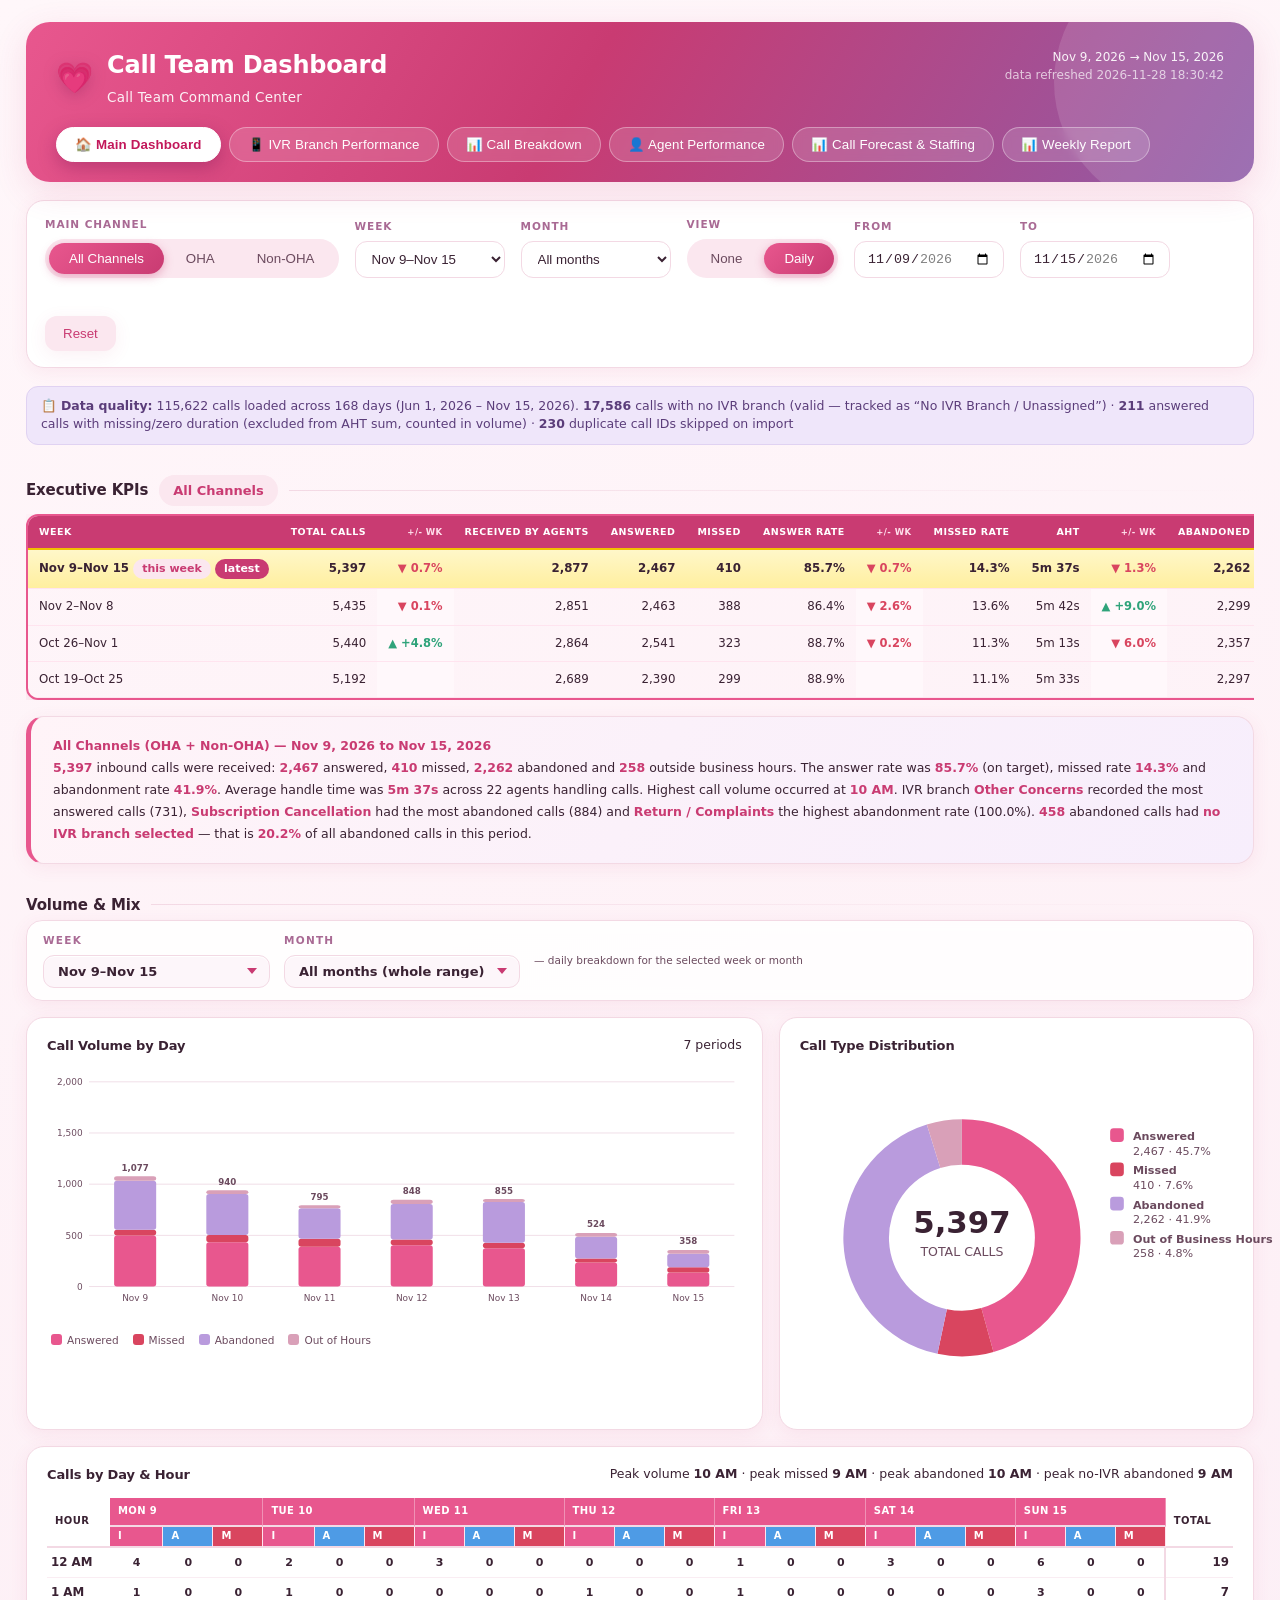
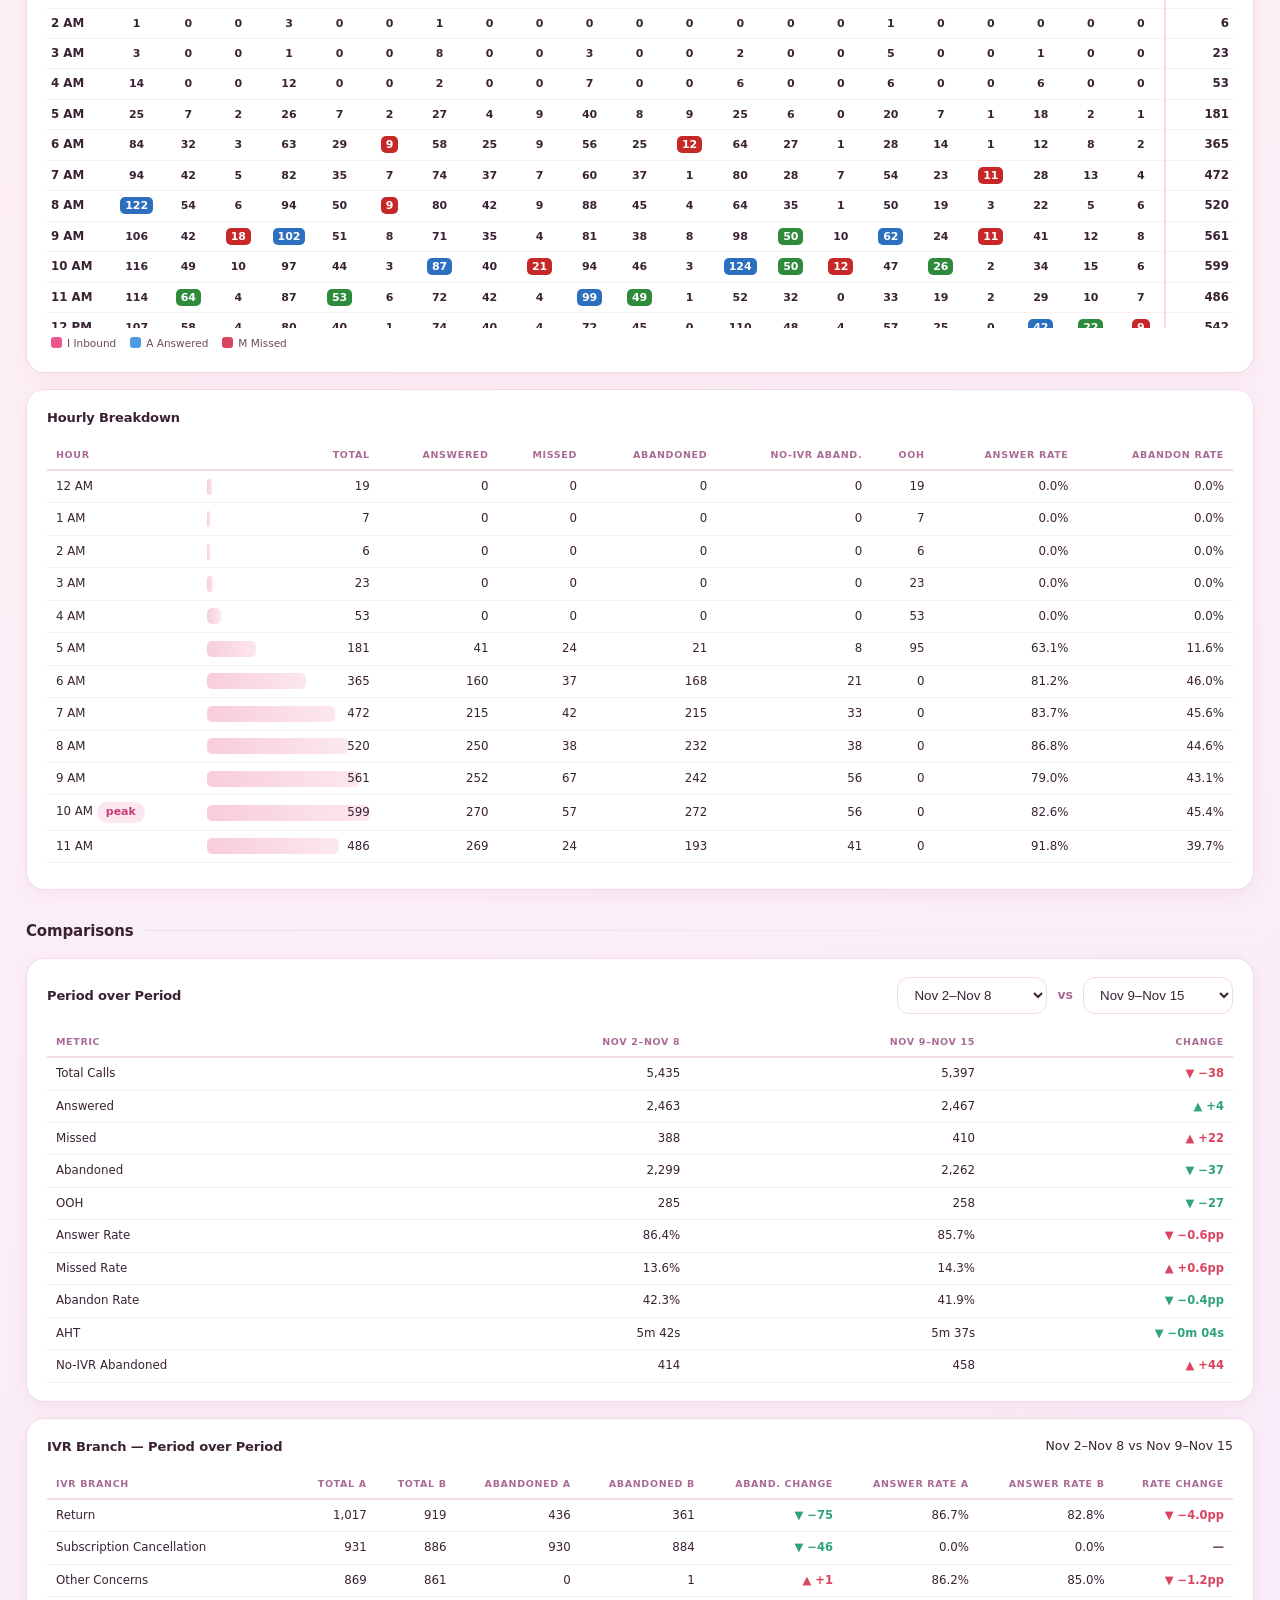
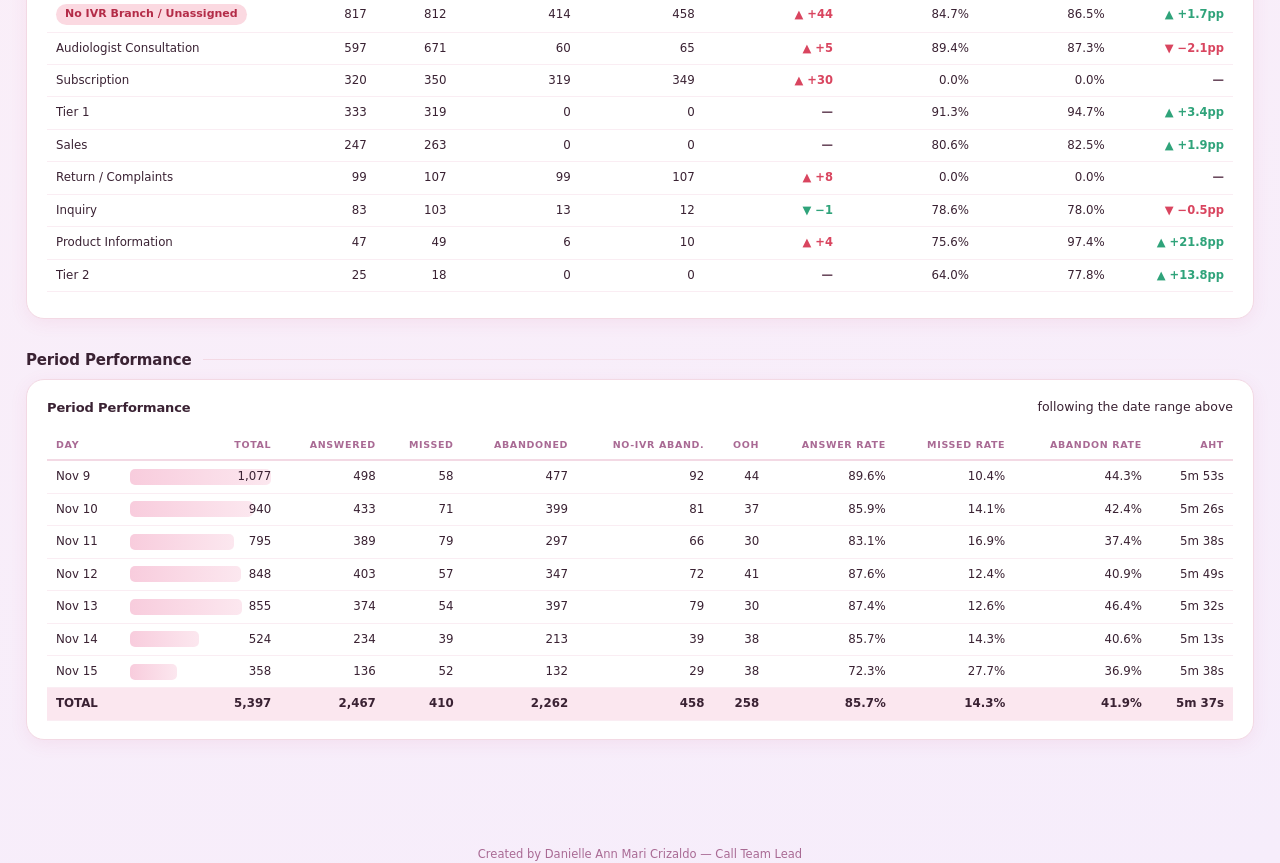
<file: index.html>
<!DOCTYPE html><html lang="en"><head>
<meta charset="utf-8"><meta name="viewport" content="width=device-width,initial-scale=1">
<title>Call Team Dashboard</title><link rel="icon" type="image/svg+xml" href="favicon.svg"><link rel="stylesheet" href="styles.css?v=20261128-15ac957bf8"></head>
<body><div class="wrap">

<header class="hero">
  <div class="hero-top">
    <div class="hero-brand">
      <span class="hero-logo">&#128151;</span>
      <div>
        <h1>Call Team Dashboard</h1>
        <p>Call Team Command Center</p>
      </div>
    </div>
    <div class="hero-meta"><div id="metaRange">&mdash;</div><div id="metaGen" style="opacity:.75"></div></div>
  </div>
  <!-- page navigation (SPA) -->
  <nav class="topnav">
    <button class="navbtn on" id="navMain" data-page="main">&#127968; Main Dashboard</button>
    <button class="navbtn" id="navIvr" data-page="ivr">&#128241; IVR Branch Performance</button>
    <button class="navbtn" id="navBreak" data-page="break">&#128202; Call Breakdown</button>
    <button class="navbtn" id="navAgent" data-page="agent">&#128100; Agent Performance</button>
    <button class="navbtn" id="navForecast" data-page="forecast">&#128202; Call Forecast &amp; Staffing</button>
    <button class="navbtn" id="navReport" data-page="report">&#128202; Weekly Report</button>
  </nav>
</header>

<div class="filters">
  <div class="fgroup"><span class="flabel">Main Channel</span>
    <div class="pills" id="chanPills">
      <button class="pill on" data-v="ALL">All Channels</button>
      <button class="pill" data-v="OHA">OHA</button>
      <button class="pill" data-v="NON-OHA">Non-OHA</button></div></div>

  <div class="fgroup"><span class="flabel">Week</span><select id="fWeek" class="pillsel"></select></div>
  <div class="fgroup"><span class="flabel">Month</span><select id="fMonth" class="pillsel"></select></div>

  <div class="fgroup"><span class="flabel">View</span>
    <div class="pills" id="granPills">
      <button class="pill" data-v="none">None</button>
      <button class="pill on" data-v="daily">Daily</button>
    </div></div>
  <div class="fgroup" id="wrapFrom"><span class="flabel">From</span><input type="date" id="fFrom" disabled></div>
  <div class="fgroup" id="wrapTo"><span class="flabel">To</span><input type="date" id="fTo" disabled></div>
  <div class="fgroup"><span class="flabel">&nbsp;</span><button class="btn ghost" id="btnReset">Reset</button></div>
</div>

<div class="notice" id="dqNotice"></div>

<!-- ============================ PAGE 1: MAIN DASHBOARD ============================ -->
<section class="page" id="pageMain">

<!-- KPIs (4-week overview table) -->
<div class="sect"><h2>Executive KPIs</h2><span class="chip" id="kpiScope"></span><div class="line"></div></div>
<div class="tscroll" id="kpiWeek"></div>

<!-- Summary -->
<div class="grid" style="margin-top:16px"><div class="summary" id="execSummary"></div></div>

<!-- Volume + donut -->
<div class="sect"><h2>Volume &amp; Mix</h2><div class="line"></div></div>
<div class="periodnav" style="margin:-4px 0 12px">
  <div class="fgroup"><span class="flabel">Week</span>
    <select id="fDayWeek" class="pillsel"></select></div>
  <div class="fgroup"><span class="flabel">Month</span>
    <select id="fDayMonth" class="pillsel"></select></div>
  <span class="flabel" style="text-transform:none;letter-spacing:0;font-weight:500;color:var(--ink2);align-self:center">
    &mdash; daily breakdown for the selected week or month</span>
</div>
<div class="grid g2">
  <div class="card"><div class="card-hd"><h3 id="trendTitle">Call Volume</h3>
    <span class="sub" id="trendSub"></span></div><div id="chTrend"></div>
    <div class="legend"><span><i style="background:#E8578E"></i>Answered</span>
      <span><i style="background:#D9455F"></i>Missed</span>
      <span><i style="background:#B99BDD"></i>Abandoned</span>
      <span><i style="background:#D9A0B8"></i>Out of Hours</span></div></div>
  <div class="card"><div class="card-hd"><h3>Call Type Distribution</h3></div><div id="chDonut"></div></div>
</div>

<div class="card" style="margin-top:16px"><div class="card-hd"><h3>Calls by Day &amp; Hour</h3><span class="sub" id="peakSub"></span></div>
  <div class="scroll" id="hvHour"></div>
  <div class="legend"><span><i style="background:#E8578E"></i>I Inbound</span>
    <span><i style="background:#4E9BE5"></i>A Answered</span>
    <span><i style="background:#D9455F"></i>M Missed</span></div></div>

<div class="card" style="margin-top:16px"><div class="card-hd"><h3>Hourly Breakdown</h3></div>
  <div class="scroll"><table id="tHour"></table></div></div>

<!-- Comparisons -->
<div class="sect"><h2>Comparisons</h2><div class="line"></div></div>
<div class="grid">
  <div class="card"><div class="card-hd"><h3>Period over Period</h3>
    <select id="cmpA" style="min-width:150px"></select>
    <span style="color:var(--mauve);font-weight:700">vs</span>
    <select id="cmpB" style="min-width:150px"></select></div>
    <table id="tWow"></table></div>
</div>
<div class="card" style="margin-top:16px"><div class="card-hd"><h3>IVR Branch &mdash; Period over Period</h3>
  <span class="sub" id="wowIvrSub"></span></div>
  <div class="scroll"><table id="tWowIvr"></table></div></div>

<!-- Period performance -->
<div class="sect"><h2>Period Performance</h2><div class="line"></div></div>
<div class="card">
  <div class="card-hd"><h3 id="periodTitle">Period Performance</h3>
    <span class="sub" id="periodSub"></span></div>
  <div class="scroll" style="margin-top:12px"><table id="tPeriod"></table></div>
</div>

</section>

<!-- ============================ PAGE 2: IVR BRANCH PERFORMANCE ============================ -->
<section class="page" id="pageIvr" hidden>
<div class="sect"><h2>IVR Branch Performance</h2><span class="chip">follows the Main Channel filter above</span><div class="line"></div></div>
<div class="kpis" id="ivrKpis"></div>
<div class="ivr-wide" style="margin-top:16px">
  <div class="card"><div class="card-hd"><h3>IVR Branch &mdash; Answered vs Abandoned</h3></div><div id="chIvrBar" class="chart-cap"></div>
    <div class="legend"><span><i style="background:#E8578E"></i>Answered</span>
      <span><i style="background:#B99BDD"></i>Abandoned</span>
      <span><i style="background:#D9455F"></i>Missed</span></div></div>
  <div class="card"><div class="card-hd"><h3>Abandoned Calls by IVR Branch</h3></div><div id="chIvrAband" class="chart-cap"></div></div>
</div>

<div class="card" id="ivrBranchDay" style="margin-top:16px">
<div class="card-hd"><h3 id="ivrDayTitle">IVR Branch by Day</h3>
  <span class="sub" id="ivrDaySub"></span>
  <div class="pills" id="ivrScopePills" style="margin-left:auto">
    <button class="pill on" data-v="daily">Day</button>
    <button class="pill" data-v="weekly">Week</button>
    <button class="pill" data-v="monthly">Month</button>
  </div></div>
<div class="scroll" style="max-height:none"><table id="tIvrDay" class="ivrday"></table></div>
</div>
<div class="card" id="ivrBranchOut" style="margin-top:16px">
<div class="card-hd"><h3 id="ivrOutTitle">IVR Branch Outcome</h3>
  <span class="sub" id="ivrOutSub"></span>
  <div class="pills" id="ivrScopePills2" style="margin-left:auto">
    <button class="pill on" data-v="daily">Day</button>
    <button class="pill" data-v="weekly">Week</button>
    <button class="pill" data-v="monthly">Month</button>
  </div></div>
<div class="scroll" style="max-height:none"><table id="tIvrOut" class="ivrout"></table></div>
</div>
<p class="pagehint">Abandoned calls with <b>no IVR branch selected</b> are tracked separately and shown above
(&ldquo;Abandoned &mdash; No IVR Branch&rdquo; KPI and the red bar in the Abandoned-by-Branch chart).</p>
</section>

<!-- ============================ PAGE: CALL BREAKDOWN ============================ -->
<section class="page" id="pageBreak" hidden>
<div class="sect"><h2>Call Breakdown &mdash; Branches, Drivers &amp; Refunds</h2>
  <span class="chip">ticket-level detail from the Call Breakdown sheet</span><div class="line"></div></div>

<div class="break-controls">
  <div class="fgroup"><span class="flabel">Brand</span><div id="bkBrand" class="brandpick"></div></div>
  <div class="fgroup"><span class="flabel">Concern Type</span><select id="bkConcern">
    <option value="ALL">All Concerns</option></select></div>
  <div class="fgroup"><span class="flabel">&nbsp;</span><button class="btn ghost" id="bkReset">Reset</button></div>
</div>

<div class="kpis" id="bkKpis" style="margin-top:14px"></div>

<div class="sect" style="margin-top:18px"><h2>Call Drivers by Branch</h2>
  <span class="chip" id="bkBranchScope"></span><div class="line"></div></div>
<div class="card" style="margin-top:14px"><div class="card-hd"><h3>Top Call Drivers (all branches)</h3>
    <span class="sub">by subcategory volume</span>
    <div id="bkDriversBrand" class="brandpick" style="margin-left:auto;min-width:220px"></div></div>
    <div id="chBkDrivers" class="chart-cap"></div></div>

<div class="card" style="margin-top:16px"><div class="card-hd"><h3>Per-Branch Top Call Drivers</h3>
  <span class="sub">pick a category to see its subcategories' daily counts</span>
  <select id="bkCatPick" class="pillsel" style="margin-left:auto;min-width:220px;max-width:300px"></select></div>
  <div id="bkCatDetail" style="margin-top:14px"></div></div>

<div class="card" style="margin-top:16px" id="bkRefundCard"><div class="card-hd"><h3>Per-Branch Refunds</h3>
  <span class="sub">refund amount + refunded tickets per subcategory, daily</span>
  <select id="bkRefCatPick" class="pillsel" style="margin-left:auto;min-width:220px;max-width:300px"></select></div>
  <div id="bkRefDetail" style="margin-top:6px"></div></div>

<div class="sect" style="margin-top:18px"><h2>Refunds</h2><div class="line"></div></div>
<div class="card" style="margin-top:14px"><div class="card-hd"><h3>Top Refund Reasons (Subcategory)</h3>
    <span class="sub">among refunded tickets</span></div>
    <div id="chBkRefundSub" class="chart-cap"></div></div>
<div class="card" style="margin-top:16px"><div class="card-hd"><h3>Refunded Amount by Brand</h3>
    <span class="sub">total $ refunded per brand</span></div>
    <div id="chBkRefundBrand" class="chart-cap"></div></div>

<div class="sect" style="margin-top:18px"><h2>Week-by-Week Refund Comparison</h2>
  <span class="chip">refund tickets &amp; total refunded, per week</span><div class="line"></div></div>
<div class="card" style="margin-top:14px">
  <div class="card-hd"><h3>Compare Two Weeks</h3>
    <span class="sub">pick any two weeks</span>
    <div class="cmp-toggle">
      <select id="bkCmpA" class="pillsel"></select>
      <span class="cmp-vs">vs</span>
      <select id="bkCmpB" class="pillsel"></select>
    </div></div>
  <div class="scroll"><table id="tBkWeekCmp"></table></div>
</div>
</section>

<!-- ============================ PAGE 3: AGENT PERFORMANCE ============================ -->
<section class="page" id="pageAgent" hidden>
<div class="sect"><h2>Agent Performance</h2>
  <span class="chip" id="agWeekLabel">—</span><div class="line"></div></div>

<div class="status-wrap">
  <div class="fgroup"><span class="flabel">Team</span>
    <div class="pills" id="agTeamPills">
      <button class="pill on" data-v="all">Entire Call Team</button>
      <button class="pill" data-v="danielle">Team Danielle</button>
      <button class="pill" data-v="brai">Team Brai</button>
      <button class="pill" data-v="cess">Team Cess</button>
    </div></div>
</div>

<div class="kpis" id="agKpis" style="margin-top:16px"></div>

<div class="card" style="margin-top:16px"><div class="card-hd"><h3>Daily Answered / Missed / AHT per Agent</h3>
  <span class="sub">answered &amp; missed calls + average handle time, per day, for the selected week &amp; team &middot; sorted by total answered</span></div>
  <div class="scroll"><table id="tAgent"></table></div></div>

  <!-- Agent Status History -->
  <div class="sect" style="margin-top:20px"><h2>Agent Status History</h2>
    <span class="sub">aux / status log &middot; back-office load &amp; aux-jumping flags</span><div class="line"></div></div>

  <div class="status-wrap">
    <div class="fgroup"><span class="flabel">Team</span>
      <div class="pills" id="stTeamPills">
        <button class="pill on" data-v="all">Entire Call Team</button>
        <button class="pill" data-v="danielle">Team Danielle</button>
        <button class="pill" data-v="brai">Team Brai</button>
        <button class="pill" data-v="cess">Team Cess</button>
      </div></div>
    <div class="fgroup"><span class="flabel">Sort</span>
      <select id="stSort" style="min-width:200px">
        <option value="bo_desc">Most Back Office hrs</option>
        <option value="bo_asc">Least Back Office hrs</option>
        <option value="jumps_desc">Most Aux-Jumps</option>
        <option value="name">Name (A&ndash;Z)</option>
      </select></div>
  </div>

  <div class="kpis" id="stKpis" style="margin-top:16px"></div>

  <div class="card" style="margin-top:16px"><div class="card-hd"><h3>Back Office Load by Agent</h3>
      <span class="sub">total <b>doing_back_office</b> hours &mdash; ranked high &rarr; low</span></div>
      <div id="chStatusBO" class="chart-cap"></div></div>

    <div class="card" style="margin-top:16px"><div class="card-hd"><h3>DND (Do Not Disturb) Load by Agent</h3>
      <span class="sub">total <b>do_not_disturb</b> hours &mdash; ranked high &rarr; low</span></div>
      <div id="chStatusDND" class="chart-cap"></div></div>

  <div class="card emphasis" style="margin-top:16px"><div class="card-hd"><h3>Aux-Jumping Flags</h3>
    <span class="sub">agents flickering offline / back-office / other 3+ times within 10 min before going online</span></div>
    <div class="scroll"><table id="tStatusJump"></table></div></div>

  <div class="card emphasis" style="margin-top:16px"><div class="card-hd"><h3>Time in Status per Status &mdash; per Agent</h3>
      <span class="sub">hours in each aux/status, per agent (for the selected team &amp; week)</span></div>
      <div class="scroll"><table id="tStatusPerAgent"></table></div>
      <div id="stStatusLegend" class="legend"></div></div>

    <div class="card status-daily" style="margin-top:16px"><div class="card-hd"><h3>Daily Status Hours per Agent</h3>
      <span class="sub">per-day hours for a selected status, per agent &mdash; wide pivot (one column per date in the week)</span></div>
      <div class="chipbox" style="margin-bottom:8px"><label class="flabel" style="margin-right:6px">Status</label>
        <select id="stDailyStatusSel" class="pillsel" style="min-width:200px"></select></div>
      <div class="scroll"><table id="tStatusDailyStatus"></table></div></div>
  </div><!-- /.status-wrap -->
</section>

<!-- ============================ PAGE: CALL FORECAST & STAFFING ============================ -->
<section class="page" id="pageForecast" hidden>
  <div id="forecastRoot"></div>
</section>

<!-- ============================ PAGE: WEEKLY REPORT ============================ -->
<section class="page" id="pageReport" hidden>
  <div class="pagehint">&#128202; Weekly Call Team Report &mdash; present with &#8592;/&#8594; arrow keys, or Print / Ctrl+P to export a PDF. Auto-updates with the latest synced data.
    <button class="btn ghost" id="reportFullscreen" style="float:right">&#9974; Fullscreen</button></div>
  <iframe id="reportFrame" src="report.html" title="Weekly Call Team Report" loading="lazy"></iframe>
</section>

<footer>Created by Danielle Ann Mari Crizaldo &mdash; Call Team Lead</footer>
</div>
<div class="tip" id="tip"></div>
<script src="data.js?v=20261128-15ac957bf8"></script>
<script src="app-core.js?v=20261128-15ac957bf8"></script>
<script src="app-charts.js?v=20261128-15ac957bf8"></script>
<script src="app-period.js?v=20261128-15ac957bf8"></script>
<script src="app-render1.js?v=20261128-15ac957bf8"></script>
<script src="app-render2.js?v=20261128-15ac957bf8"></script>
<script src="app-render3.js?v=20261128-15ac957bf8"></script>
<script src="app-breakdown.js?v=20261128-15ac957bf8"></script>
<script src="app-forecast.js?v=20261128-15ac957bf8"></script>
<script src="app-status.js?v=20261128-15ac957bf8"></script>
<script src="app-init.js?v=20261128-15ac957bf8"></script>
</body></html>
</file>
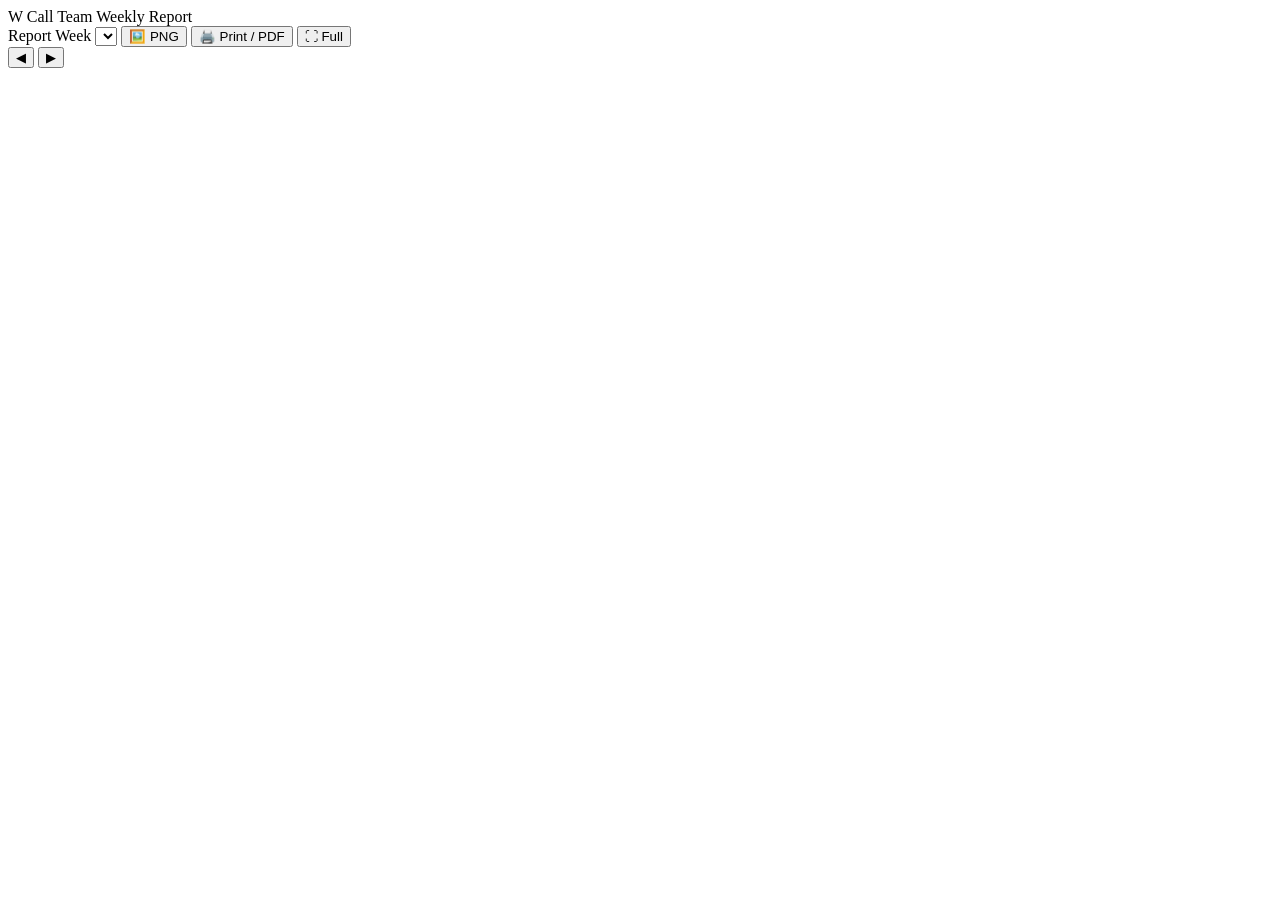
<file: report.html>
<!DOCTYPE html>
<html lang="en">
<head>
<meta charset="UTF-8">
<meta name="viewport" content="width=device-width, initial-scale=1.0">
<link rel="icon" href="data:image/svg+xml,<svg xmlns=%22http://www.w3.org/2000/svg%22 viewBox=%220 0 100 100%22><text y=%22.9em%22 font-size=%2290%22>📊</text></svg>">
<title>Call Team Weekly Report</title>
<link rel="stylesheet" href="https://weeklyreport.daniellecrizaldo.com/report.css?v=202609280424">
</head>
<body>
<div id="bar">
  <div class="brand"><span class="bmark">W</span> Call Team Weekly Report</div>
  <span class="spacer"></span>
  <label for="weekSel">Report Week</label>
  <select id="weekSel" aria-label="Select report week"></select>
  <button class="btn" id="btnPng" title="Download each slide as a high-res PNG">🖼️ PNG</button>
  <button class="btn" id="btnPrint" title="Save as PDF">🖨️ Print / PDF</button>
  <button class="btn solid" id="btnFull" title="Fullscreen">⛶ Full</button>
</div>

<div id="deck">
  <!-- slides injected here by deck.js -->
</div>
<button class="navarrow left" id="btnPrev" title="Previous slide">◀</button>
<button class="navarrow right" id="btnNext" title="Next slide">▶</button>

<!--
  This report reuses the weeklyreport dashboard's shared deck.js + report-data.js
  (loaded from weeklyreport.daniellecrizaldo.com) so that any layout change to a
  slide there — including highlights and text colors — is reflected here exactly.
  We only render slides 2-6 (skip slide 1 = Sales, skip the last 2 = Team Weekly
  Performance + Scorecard Record) by setting window.__REPORT_SLIDES before deck.js
  loads. The CSS below is copied verbatim from the weeklyreport dashboard's
  index.html so the format, highlights and text colors match pixel-for-pixel.
-->
<script>window.__REPORT_SLIDES = [2,3,4,5,6];</script>
<script src="https://weeklyreport.daniellecrizaldo.com/report-data.js"></script>
<script src="https://weeklyreport.daniellecrizaldo.com/deck.js"></script>
<script src="https://weeklyreport.daniellecrizaldo.com/html2canvas.min.js"></script>
<script src="https://weeklyreport.daniellecrizaldo.com/jszip.min.js"></script>
<script src="https://weeklyreport.daniellecrizaldo.com/png-export.js"></script>
</body>
</html>
</file>
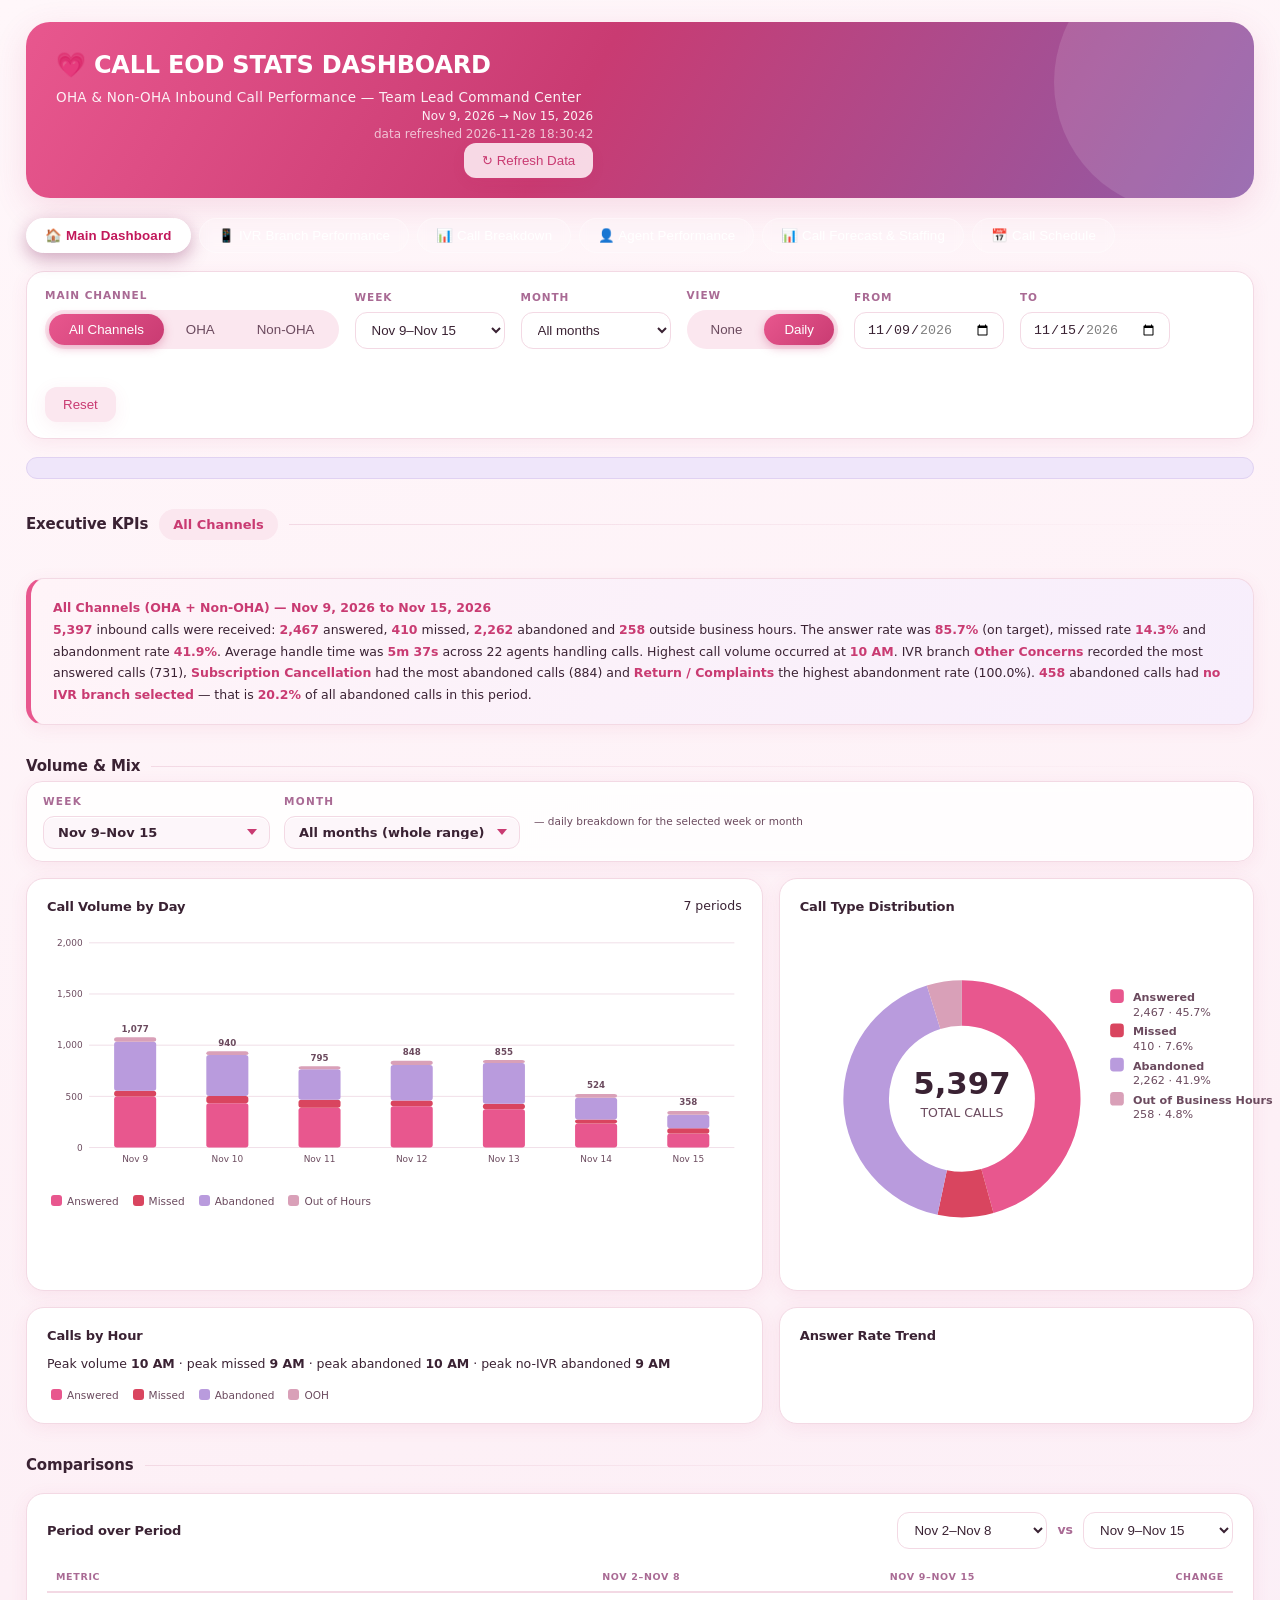
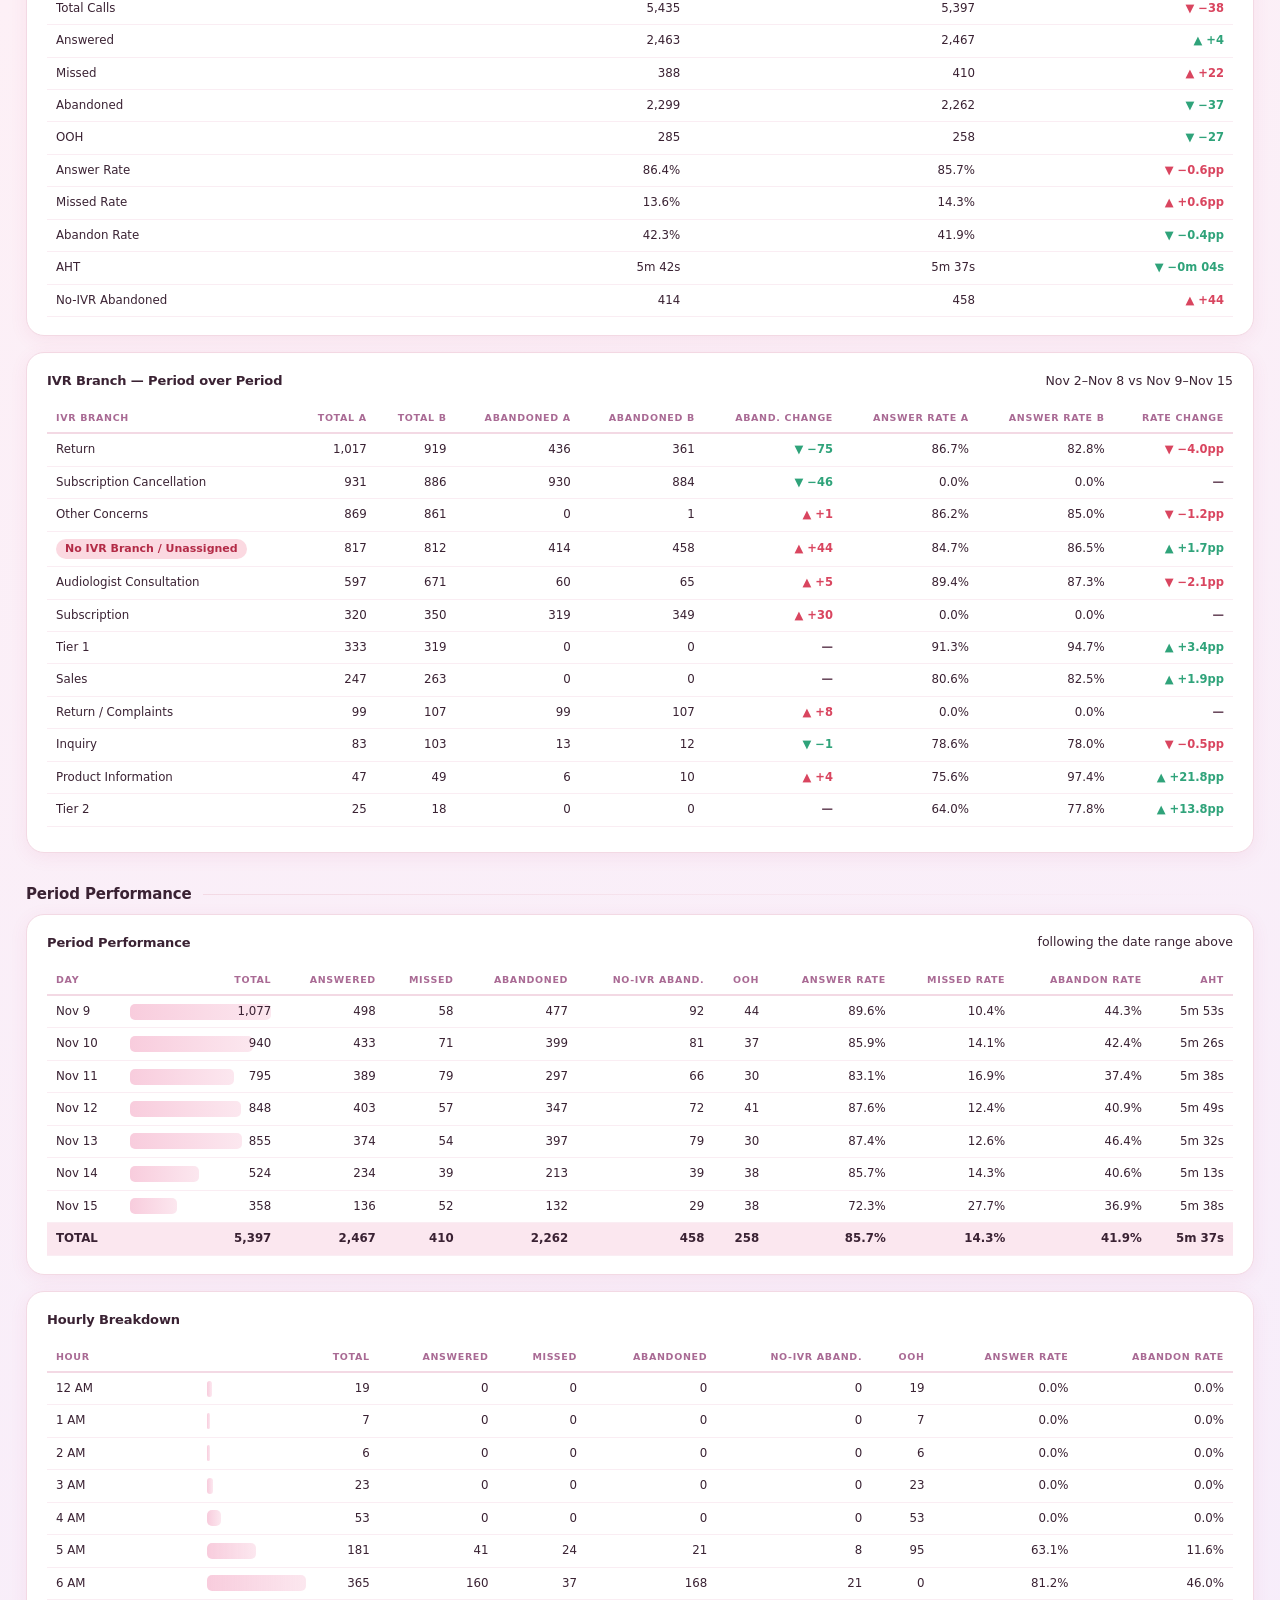
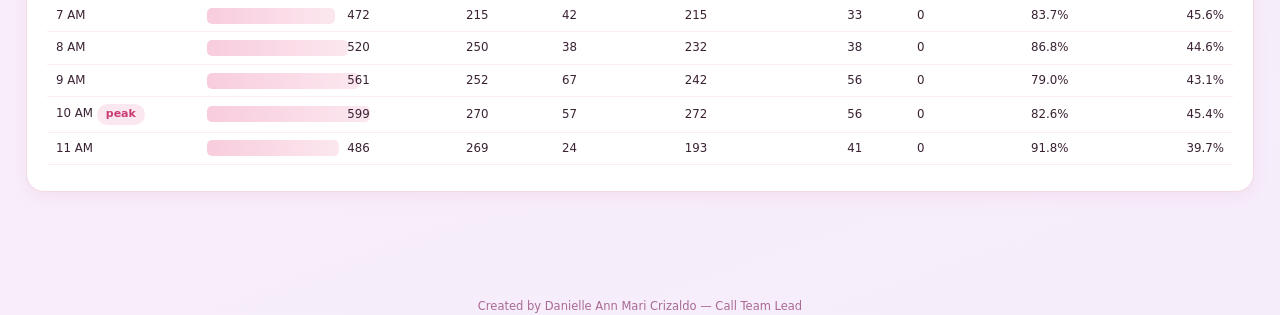
<file: view-fixed.html>
<!DOCTYPE html><html lang="en"><head>
<meta charset="utf-8"><meta name="viewport" content="width=device-width,initial-scale=1">
<title>Call EOD Stats Dashboard</title><link rel="stylesheet" href="styles.css?v=20260901-TABLESZ"></head>
<body><div class="wrap">

<header class="hero">
  <h1>&#128151; CALL EOD STATS DASHBOARD</h1>
  <p>OHA &amp; Non-OHA Inbound Call Performance &mdash; Team Lead Command Center</p>
  <div class="hero-meta"><div id="metaRange">&mdash;</div><div id="metaGen" style="opacity:.75"></div>
    <button class="btn ghost refresh" id="btnRefresh" title="Reload the latest synced data from Google Sheets">&#8635; Refresh Data</button></div>
</header>

<!-- page navigation (SPA) -->
<nav class="topnav">
  <button class="navbtn on" id="navMain" data-page="main">&#127968; Main Dashboard</button>
  <button class="navbtn" id="navIvr" data-page="ivr">&#128241; IVR Branch Performance</button>
  <button class="navbtn" id="navBreak" data-page="break">&#128202; Call Breakdown</button>
  <button class="navbtn" id="navAgent" data-page="agent">&#128100; Agent Performance</button>
  <button class="navbtn" id="navForecast" data-page="forecast">&#128202; Call Forecast &amp; Staffing</button>
  <button class="navbtn" id="navSched" data-page="sched">&#128197; Call Schedule</button>
</nav>

<div class="filters">
  <div class="fgroup"><span class="flabel">Main Channel</span>
    <div class="pills" id="chanPills">
      <button class="pill on" data-v="ALL">All Channels</button>
      <button class="pill" data-v="OHA">OHA</button>
      <button class="pill" data-v="NON-OHA">Non-OHA</button></div></div>

  <div class="fgroup"><span class="flabel">Week</span><select id="fWeek" class="pillsel"></select></div>
  <div class="fgroup"><span class="flabel">Month</span><select id="fMonth" class="pillsel"></select></div>

  <div class="fgroup"><span class="flabel">View</span>
    <div class="pills" id="granPills">
      <button class="pill" data-v="none">None</button>
      <button class="pill on" data-v="daily">Daily</button>
    </div></div>
  <div class="fgroup" id="wrapFrom"><span class="flabel">From</span><input type="date" id="fFrom" disabled></div>
  <div class="fgroup" id="wrapTo"><span class="flabel">To</span><input type="date" id="fTo" disabled></div>
  <div class="fgroup"><span class="flabel">&nbsp;</span><button class="btn ghost" id="btnReset">Reset</button></div>
</div>

<div class="notice" id="dqNotice"></div>

<!-- ============================ PAGE 1: MAIN DASHBOARD ============================ -->
<section class="page" id="pageMain">

<!-- KPIs -->
<div class="sect"><h2>Executive KPIs</h2><span class="chip" id="kpiScope"></span><div class="line"></div></div>
<div class="kpis" id="kpiRow"></div>
<div class="kpis" id="kpiRow2" style="margin-top:14px"></div>

<!-- Summary -->
<div class="grid" style="margin-top:16px"><div class="summary" id="execSummary"></div></div>

<!-- Volume + donut -->
<div class="sect"><h2>Volume &amp; Mix</h2><div class="line"></div></div>
<div class="periodnav" style="margin:-4px 0 12px">
  <div class="fgroup"><span class="flabel">Week</span>
    <select id="fDayWeek" class="pillsel"></select></div>
  <div class="fgroup"><span class="flabel">Month</span>
    <select id="fDayMonth" class="pillsel"></select></div>
  <span class="flabel" style="text-transform:none;letter-spacing:0;font-weight:500;color:var(--ink2);align-self:center">
    &mdash; daily breakdown for the selected week or month</span>
</div>
<div class="grid g2">
  <div class="card"><div class="card-hd"><h3 id="trendTitle">Call Volume</h3>
    <span class="sub" id="trendSub"></span></div><div id="chTrend"></div>
    <div class="legend"><span><i style="background:#E8578E"></i>Answered</span>
      <span><i style="background:#D9455F"></i>Missed</span>
      <span><i style="background:#B99BDD"></i>Abandoned</span>
      <span><i style="background:#D9A0B8"></i>Out of Hours</span></div></div>
  <div class="card"><div class="card-hd"><h3>Call Type Distribution</h3></div><div id="chDonut"></div></div>
</div>

<div class="grid g2" style="margin-top:16px">
  <div class="card"><div class="card-hd"><h3>Calls by Hour</h3><span class="sub" id="peakSub"></span></div>
    <div id="chHour"></div>
    <div class="legend"><span><i style="background:#E8578E"></i>Answered</span>
      <span><i style="background:#D9455F"></i>Missed</span>
      <span><i style="background:#B99BDD"></i>Abandoned</span>
      <span><i style="background:#D9A0B8"></i>OOH</span></div></div>
  <div class="card"><div class="card-hd"><h3>Answer Rate Trend</h3></div><div id="chRate"></div></div>
</div>

<!-- Comparisons -->
<div class="sect"><h2>Comparisons</h2><div class="line"></div></div>
<div class="grid">
  <div class="card"><div class="card-hd"><h3>Period over Period</h3>
    <select id="cmpA" style="min-width:150px"></select>
    <span style="color:var(--mauve);font-weight:700">vs</span>
    <select id="cmpB" style="min-width:150px"></select></div>
    <table id="tWow"></table></div>
</div>
<div class="card" style="margin-top:16px"><div class="card-hd"><h3>IVR Branch &mdash; Period over Period</h3>
  <span class="sub" id="wowIvrSub"></span></div>
  <div class="scroll"><table id="tWowIvr"></table></div></div>

<!-- Period performance -->
<div class="sect"><h2>Period Performance</h2><div class="line"></div></div>
<div class="card">
  <div class="card-hd"><h3 id="periodTitle">Period Performance</h3>
    <span class="sub" id="periodSub"></span></div>
  <div class="scroll" style="margin-top:12px"><table id="tPeriod"></table></div>
</div>
<div class="card" style="margin-top:16px"><div class="card-hd"><h3>Hourly Breakdown</h3></div>
  <div class="scroll"><table id="tHour"></table></div></div>

</section>

<!-- ============================ PAGE 2: IVR BRANCH PERFORMANCE ============================ -->
<section class="page" id="pageIvr" hidden>
<div class="sect"><h2>IVR Branch Performance</h2><span class="chip">follows the Main Channel filter above</span><div class="line"></div></div>
<div class="kpis" id="ivrKpis"></div>
<div class="ivr-wide" style="margin-top:16px">
  <div class="card"><div class="card-hd"><h3>IVR Branch &mdash; Answered vs Abandoned</h3></div><div id="chIvrBar" class="chart-cap"></div>
    <div class="legend"><span><i style="background:#E8578E"></i>Answered</span>
      <span><i style="background:#B99BDD"></i>Abandoned</span>
      <span><i style="background:#D9455F"></i>Missed</span></div></div>
  <div class="card"><div class="card-hd"><h3>Abandoned Calls by IVR Branch</h3></div><div id="chIvrAband" class="chart-cap"></div></div>
</div>

<div class="card" id="ivrBranchDay" style="margin-top:16px">
<div class="card-hd"><h3 id="ivrDayTitle">IVR Branch by Day</h3>
  <span class="sub" id="ivrDaySub"></span>
  <div class="pills" id="ivrScopePills" style="margin-left:auto">
    <button class="pill on" data-v="daily">Day</button>
    <button class="pill" data-v="weekly">Week</button>
    <button class="pill" data-v="monthly">Month</button>
  </div></div>
<div class="scroll" style="max-height:none"><table id="tIvrDay" class="ivrday"></table></div>
</div>
<div class="card" id="ivrBranchOut" style="margin-top:16px">
<div class="card-hd"><h3 id="ivrOutTitle">IVR Branch Outcome</h3>
  <span class="sub" id="ivrOutSub"></span>
  <div class="pills" id="ivrScopePills2" style="margin-left:auto">
    <button class="pill on" data-v="daily">Day</button>
    <button class="pill" data-v="weekly">Week</button>
    <button class="pill" data-v="monthly">Month</button>
  </div></div>
<div class="scroll" style="max-height:none"><table id="tIvrOut" class="ivrout"></table></div>
</div>
<p class="pagehint">Abandoned calls with <b>no IVR branch selected</b> are tracked separately and shown above
(&ldquo;Abandoned &mdash; No IVR Branch&rdquo; KPI and the red bar in the Abandoned-by-Branch chart).</p>
</section>

<!-- ============================ PAGE: CALL BREAKDOWN ============================ -->
<section class="page" id="pageBreak" hidden>
<div class="sect"><h2>Call Breakdown &mdash; Branches, Drivers &amp; Refunds</h2>
  <span class="chip">ticket-level detail from the Call Breakdown sheet</span><div class="line"></div></div>

<div class="break-controls">
  <div class="fgroup"><span class="flabel">Brand</span><div id="bkBrand" class="brandpick"></div></div>
  <div class="fgroup"><span class="flabel">Concern Type</span><select id="bkConcern">
    <option value="ALL">All Concerns</option></select></div>
  <div class="fgroup"><span class="flabel">&nbsp;</span><button class="btn ghost" id="bkReset">Reset</button></div>
</div>

<div class="kpis" id="bkKpis" style="margin-top:14px"></div>

<div class="sect" style="margin-top:18px"><h2>Call Drivers by Branch</h2>
  <span class="chip" id="bkBranchScope"></span><div class="line"></div></div>
<div class="card" style="margin-top:14px"><div class="card-hd"><h3>Top Call Drivers (all branches)</h3>
    <span class="sub">by subcategory volume</span>
    <div id="bkDriversBrand" class="brandpick" style="margin-left:auto;min-width:220px"></div></div>
    <div id="chBkDrivers" class="chart-cap"></div></div>

<div class="card" style="margin-top:16px"><div class="card-hd"><h3>Per-Branch Top Call Drivers</h3>
  <span class="sub">pick a branch to drill in</span>
  <select id="bkBranchPick" style="min-width:200px;margin-left:auto"></select></div>
  <div id="chBkBranchDrill" class="chart-cap"></div></div>

<div class="sect" style="margin-top:18px"><h2>Refunds</h2><div class="line"></div></div>
<div class="card" style="margin-top:14px"><div class="card-hd"><h3>Top Refund Reasons (Subcategory)</h3>
    <span class="sub">among refunded tickets</span></div>
    <div id="chBkRefundSub" class="chart-cap"></div></div>
<div class="card" style="margin-top:16px"><div class="card-hd"><h3>Refunded Amount by Brand</h3>
    <span class="sub">total $ refunded per brand</span></div>
    <div id="chBkRefundBrand" class="chart-cap"></div></div>

<div class="sect" style="margin-top:18px"><h2>Week-by-Week Refund Comparison</h2>
  <span class="chip">refund tickets &amp; total refunded, per week</span><div class="line"></div></div>
<div class="card" style="margin-top:14px">
  <div class="card-hd"><h3>Compare Two Weeks</h3>
    <span class="sub">pick any two weeks</span>
    <div class="cmp-toggle">
      <select id="bkCmpA" class="pillsel"></select>
      <span class="cmp-vs">vs</span>
      <select id="bkCmpB" class="pillsel"></select>
    </div></div>
  <div class="scroll"><table id="tBkWeekCmp"></table></div>
</div>
</section>

<!-- ============================ PAGE 3: AGENT PERFORMANCE ============================ -->
<section class="page" id="pageAgent" hidden>
<div class="sect"><h2>Agent Performance</h2><div class="line"></div></div>

<div class="agent-controls">
  <div class="fgroup"><span class="flabel">View</span>
    <div class="pills" id="agGranPills">
      <button class="pill" data-v="daily">Daily</button>
      <button class="pill on" data-v="weekly">Weekly</button>
      <button class="pill" data-v="monthly">Monthly</button>
    </div></div>
  <div class="fgroup"><span class="flabel">Period</span><select id="agPeriod" style="min-width:180px"></select></div>
</div>

<div class="kpis" id="agKpis" style="margin-top:16px"></div>

<div class="grid g2" style="margin-top:16px">
  <div class="card"><div class="card-hd"><h3 id="agChartTitle">Calls Handled by Agent</h3>
    <span class="sub">answered calls per agent &middot; sorted high &rarr; low</span></div>
    <div id="chAgentCalls" class="chart-cap"></div></div>
  <div class="card"><div class="card-hd"><h3>Top Performing Agents</h3>
    <span class="sub">by calls handled in the selected period</span></div>
    <div id="agRank" class="ranklist-wrap"></div></div>
</div>

<div class="card" style="margin-top:16px"><div class="card-hd"><h3>Agent Table</h3>
    <select id="fAgentSort" style="min-width:170px">
      <option value="calls_desc">Highest Calls</option><option value="calls_asc">Lowest Calls</option>
      <option value="aht_asc">Best AHT</option><option value="aht_desc">Highest AHT</option>
      <option value="name">Name (A&ndash;Z)</option></select></div>
  <div class="scroll"><table id="tAgent"></table></div></div>

  <!-- Agent Status History -->
  <div class="sect" style="margin-top:20px"><h2>Agent Status History</h2>
    <span class="sub">aux / status log &middot; back-office load &amp; aux-jumping flags</span><div class="line"></div></div>

  <div class="status-wrap">
    <div class="fgroup"><span class="flabel">Team</span>
      <div class="pills" id="stTeamPills">
        <button class="pill on" data-v="all">Entire Call Team</button>
        <button class="pill" data-v="danielle">Team Danielle</button>
        <button class="pill" data-v="brai">Team Brai</button>
        <button class="pill" data-v="cess">Team Cess</button>
      </div></div>
    <div class="fgroup"><span class="flabel">Week</span>
      <select id="stWeek" class="pillsel"></select></div>
    <div class="fgroup"><span class="flabel">Sort</span>
      <select id="stSort" style="min-width:200px">
        <option value="bo_desc">Most Back Office hrs</option>
        <option value="bo_asc">Least Back Office hrs</option>
        <option value="jumps_desc">Most Aux-Jumps</option>
        <option value="name">Name (A&ndash;Z)</option>
      </select></div>
  </div>

  <div class="kpis" id="stKpis" style="margin-top:16px"></div>

  <div class="card" style="margin-top:16px"><div class="card-hd"><h3>Back Office Load by Agent</h3>
    <span class="sub">total <b>doing_back_office</b> hours &mdash; ranked high &rarr; low</span></div>
    <div id="chStatusBO" class="chart-cap"></div></div>

  <div class="card emphasis" style="margin-top:16px"><div class="card-hd"><h3>Aux-Jumping Flags</h3>
    <span class="sub">agents flickering offline / back-office / other 3+ times within 10 min before going online</span></div>
    <div class="scroll"><table id="tStatusJump"></table></div></div>

  <div class="card emphasis" style="margin-top:16px"><div class="card-hd"><h3>Time in Status per Status &mdash; per Agent</h3>
    <span class="sub">hours in each aux/status, per agent (for the selected team &amp; week)</span></div>
    <div class="scroll"><table id="tStatusPerAgent"></table></div>
    <div id="stStatusLegend" class="legend"></div></div>
  </div><!-- /.status-wrap -->
</section>

<!-- ============================ PAGE: CALL FORECAST & STAFFING ============================ -->
<section class="page" id="pageForecast" hidden>
  <div id="forecastRoot"></div>
</section>

<!-- ============================ PAGE: CALL SCHEDULE ============================ -->
<section class="page" id="pageSched" hidden>
  <div id="schedRoot"></div>
</section>

<footer>Created by Danielle Ann Mari Crizaldo &mdash; Call Team Lead</footer>
</div>
<div class="tip" id="tip"></div>
<script src="data.js?v=20260901-TABLESZ"></script>
<script src="app-core.js?v=20260901-TABLESZ"></script>
<script src="app-charts.js?v=20260901-TABLESZ"></script>
<script src="app-period.js?v=20260901-TABLESZ"></script>
<script src="app-render1.js?v=20260901-TABLESZ"></script>
<script src="app-render2.js?v=20260901-TABLESZ"></script>
<script src="app-render3.js?v=20260901-TABLESZ"></script>
<script src="app-breakdown.js?v=20260901-TABLESZ"></script>
<script src="app-forecast.js?v=20260901-TABLESZ"></script>
<script src="app-schedule.js?v=20260901-TABLESZ"></script>
<script src="app-status.js?v=20260901-TABLESZ"></script>
<script src="app-init.js?v=20260901-TABLESZ"></script>
</body></html>
</body></html>
</file>
<file: styles.css>
:root{
  --blush:#FDF2F6; --blush2:#FBE7EF; --rose:#E8578E; --rose-d:#C93B72;
  --mauve:#A96A94; --dusty:#D9A0B8; --lav:#EFE6FA; --lav2:#B99BDD;
  --ink:#3A2233; --ink2:#6B4A5E; --line:#F3D9E4; --white:#fff;
  --ok:#2FA37A; --warn:#E0A33A; --bad:#D9455F;
  --sh:0 4px 18px rgba(201,59,114,.08); --sh2:0 10px 34px rgba(201,59,114,.14);
  --r:18px;
}
*{box-sizing:border-box}
body{margin:0;font:12.5px/1.48 "Segoe UI",Inter,system-ui,sans-serif;color:var(--ink);
  background:linear-gradient(160deg,#FFF7FA 0%,#FDF0F6 40%,#F6EDFB 100%);min-height:100vh}
h1,h2,h3{margin:0;font-weight:700;letter-spacing:-.01em}
.wrap{max-width:1640px;margin:0 auto;padding:22px 26px 70px}

/* top-most WEEK / QUARTER navigator (quick weekly-data navigation) */
.periodnav{position:sticky;top:8px;z-index:40;display:flex;gap:14px;flex-wrap:wrap;
  align-items:flex-end;background:rgba(255,255,255,.86);backdrop-filter:blur(6px);
  border:1px solid var(--line);border-radius:16px;padding:12px 16px;margin-bottom:16px;
  box-shadow:var(--sh)}
.periodnav .fgroup{margin:0}
.periodnav .flabel{font-size:10.5px;letter-spacing:.12em;color:var(--mauve);font-weight:700}
.periodnav .pillsel{appearance:none;-webkit-appearance:none;border:1px solid var(--line);
  background:#FDF6FA url("data:image/svg+xml;utf8,<svg xmlns='http://www.w3.org/2000/svg' width='10' height='6'><path d='M0 0l5 6 5-6z' fill='%23C93B72'/></svg>") no-repeat right 12px center;
  color:var(--ink);font:600 13px/1 "Segoe UI",Inter,system-ui,sans-serif;
  padding:9px 34px 9px 14px;border-radius:11px;min-width:190px;cursor:pointer;
  box-shadow:inset 0 1px 0 #fff;transition:.15s}
.periodnav .pillsel:hover{border-color:var(--rose);box-shadow:0 2px 8px rgba(201,59,114,.14)}
.periodnav .pillsel:focus{outline:none;border-color:var(--rose);box-shadow:0 0 0 3px rgba(232,87,142,.18)}

/* header */
header.hero{background:linear-gradient(120deg,#E8578E 0%,#C93B72 45%,#8E5CA8 100%);
  border-radius:24px;padding:26px 30px 20px;color:#fff;box-shadow:var(--sh2);position:relative;overflow:hidden}
header.hero:after{content:"";position:absolute;right:-60px;top:-70px;width:260px;height:260px;
  border-radius:50%;background:rgba(255,255,255,.12)}
.hero-top{display:flex;align-items:flex-start;justify-content:space-between;gap:20px;position:relative;z-index:2}
.hero-brand{display:flex;align-items:center;gap:14px}
.hero-logo{font-size:30px;line-height:1;filter:drop-shadow(0 3px 8px rgba(120,20,80,.35))}
header.hero h1{font-size:24px;font-weight:800;letter-spacing:-.2px;margin:0}
header.hero p{margin:4px 0 0;opacity:.92;font-size:13.5px;font-weight:500;letter-spacing:.02em}
.hero-meta{text-align:right;font-size:12px;opacity:.92;z-index:2;max-width:46%;line-height:1.5}
/* SPA page navigation — integrated into the header, professional tab bar */
.topnav{display:flex;flex-wrap:wrap;gap:8px;margin-top:20px;position:relative;z-index:2}
.navbtn{border:1px solid rgba(255,255,255,.35);background:rgba(255,255,255,.14);backdrop-filter:blur(4px);
  color:#fff;border-radius:999px;padding:9px 18px;font:700 13px inherit;
  letter-spacing:.01em;cursor:pointer;transition:.18s;white-space:nowrap}
.navbtn:hover{transform:translateY(-2px);background:rgba(255,255,255,.28);border-color:rgba(255,255,255,.6)}
.navbtn:active{transform:translateY(0)}
.navbtn.on{background:#fff;color:#C2185B;border-color:#fff;
  font-weight:800;box-shadow:0 6px 18px rgba(120,20,80,.35)}
.pagehint{margin:14px 2px 0;font-size:11.5px;color:var(--ink2);background:var(--blush);
  border:1px solid var(--line);border-radius:12px;padding:10px 14px}

/* Call Breakdown: compact one-line filter bar */
.break-controls{display:flex;flex-wrap:wrap;gap:14px;align-items:center;margin:16px 0 4px;
  background:var(--white);border:1px solid var(--line);border-radius:var(--r);padding:12px 16px;box-shadow:var(--sh)}
.break-controls .flabel{margin:0 0 6px}
/* shared muted-pink pill look for every control in the bar (matches the mockup) */
.break-controls .bk-trigger,.break-controls #bkConcern{
  appearance:none;-webkit-appearance:none;border:1px solid var(--line);background:#FDF6FA;color:var(--mauve);
  font:700 12.5px/1 "Segoe UI",Inter,system-ui,sans-serif;padding:9px 14px;border-radius:10px;
  cursor:pointer;min-width:170px;text-align:left;transition:.15s}
.break-controls #bkConcern{color:var(--ink);background:#fff;min-width:170px;
  background-image:url("data:image/svg+xml;utf8,<svg xmlns='http://www.w3.org/2000/svg' width='10' height='6'><path d='M0 0l5 6 5-6z' fill='%236B4A5E'/></svg>");
  background-repeat:no-repeat;background-position:right 12px center;padding-right:34px}
.break-controls .bk-trigger:hover,.break-controls #bkConcern:hover{border-color:var(--rose);color:var(--rose-d)}
.break-controls .bk-trigger:after{content:"▾";float:right;margin-left:10px;color:var(--dusty)}
.break-controls #bkReset{padding:9px 18px;border-radius:10px;margin:0}
/* brand dropdown (opens on click) */
.brandpick{position:relative}
.brandpick .bk-menu{display:none;position:absolute;left:0;top:calc(100% + 6px);z-index:30;
  width:260px;max-height:280px;overflow:auto;background:#fff;border:1px solid var(--line);border-radius:12px;
  box-shadow:var(--sh2);padding:8px}
.brandpick .bk-menu.open{display:block}
.brandpick .bk-selall{font:700 12px/1 inherit;color:var(--rose-d);background:var(--blush2);
  padding:8px 10px;border-radius:8px;cursor:pointer;margin-bottom:6px;text-align:center}
.brandpick .bk-selall.on{background:linear-gradient(135deg,var(--rose),var(--rose-d));color:#fff}
.brandpick .chk{display:flex;align-items:center;gap:8px;padding:4px 6px;border-radius:7px;
  font-size:12.5px;color:var(--ink);cursor:pointer}
.brandpick .chk:hover{background:var(--blush)}
.brandpick .chk input{accent-color:var(--rose);width:15px;height:15px}

/* SPA page navigation */
.page{display:block}
.page[hidden]{display:none!important}
.pagehint{margin:14px 2px 0;font-size:11.5px;color:var(--ink2);background:var(--blush);
  border:1px solid var(--line);border-radius:12px;padding:10px 14px}

/* weekly report deck page */
#reportFrame{width:100%;height:calc(100vh - 190px);min-height:520px;border:1px solid var(--line);
  border-radius:16px;margin-top:12px;background:#fff;box-shadow:var(--sh)}

/* agent page controls + ranking */
.agent-controls{display:flex;flex-wrap:wrap;gap:16px;align-items:flex-end;background:var(--white);
  border:1px solid var(--line);border-radius:var(--r);padding:14px 18px;margin:14px 0 4px;box-shadow:var(--sh)}
.ranklist-wrap{padding:2px 0}
.ranklist{display:flex;flex-direction:column;gap:9px}
.rankrow{display:grid;grid-template-columns:34px 1fr auto auto;align-items:center;gap:10px;
  padding:9px 12px;border-radius:12px;background:var(--blush);border:1px solid var(--line)}
.rn{font-weight:800;color:var(--rose-d);font-size:14px;text-align:center}
.ra{font-weight:700;color:var(--ink);overflow:hidden;text-overflow:ellipsis;white-space:nowrap}
.rc{font-weight:800;color:var(--ink);font-variant-numeric:tabular-nums}
.rp{font-size:11px;color:var(--mauve);font-weight:700;min-width:46px;text-align:right}

/* Agent Status History — emphasised module + standout team chips */
.status-wrap{margin-top:18px;padding:18px;border-radius:var(--r);
  background:linear-gradient(135deg,#FFF4F9 0%,#FBEEF8 55%,#F4ECFB 100%);
  border:1.5px solid var(--line);box-shadow:var(--sh2)}
.status-wrap .agent-controls{background:var(--white);border:1px solid var(--line)}
.status-wrap .card{box-shadow:var(--sh)}
.status-wrap > .sect{margin-top:0}

/* Team filter chips — bigger, bolder, with team accents so they pop */
#stTeamPills{background:var(--blush2);padding:5px;gap:4px}
#stTeamPills .pill{font-weight:800;font-size:13.5px;padding:10px 18px;color:var(--mauve);
  letter-spacing:.01em;transition:transform .12s ease, box-shadow .12s ease}
#stTeamPills .pill:hover{color:var(--rose-d);transform:translateY(-1px)}
#stTeamPills .pill[data-v="all"].on{background:linear-gradient(135deg,var(--rose),var(--rose-d));color:#fff;
  box-shadow:0 4px 14px rgba(201,59,114,.45)}
#stTeamPills .pill[data-v="danielle"].on{background:linear-gradient(135deg,#F06DA6,#E8578E);color:#fff;
  box-shadow:0 4px 14px rgba(232,87,142,.45)}
#stTeamPills .pill[data-v="brai"].on{background:linear-gradient(135deg,#3FA86B,#2E7D4F);color:#fff;
  box-shadow:0 4px 14px rgba(46,125,79,.4)}
#stTeamPills .pill[data-v="cess"].on{background:linear-gradient(135deg,#4F8FD0,#2F6FB3);color:#fff;
  box-shadow:0 4px 14px rgba(47,111,179,.4)}

/* emphasised status cards so the two key tables pop */
.status-wrap .card.emphasis{
  background:linear-gradient(135deg,#FFF6FB 0%,#FBEEF8 60%,#F3ECFB 100%);
  border:1.5px solid var(--rose);
  box-shadow:0 8px 26px rgba(201,59,114,.16)}
.status-wrap .card.emphasis .card-hd{margin-bottom:12px}
.status-wrap .card.emphasis .card-hd h3{font-size:14px;color:var(--rose-d)}
.status-wrap .card.emphasis .card-hd h3:before{content:"";display:inline-block;width:9px;height:9px;
  border-radius:3px;background:linear-gradient(135deg,var(--rose),var(--rose-d));margin-right:9px;vertical-align:middle}
.status-wrap .card.emphasis table{font-size:12px}
.status-wrap .card.emphasis th{background:#FCEAF3;color:var(--rose-d);border-bottom:2px solid var(--rose)}
.status-wrap .card.emphasis td{border-bottom:1px solid #F6DCE7}
.status-wrap .card.emphasis tbody tr:hover{background:#FCE0EC}

/* filter bar */
.filters{display:flex;flex-wrap:wrap;gap:16px;align-items:flex-end;background:var(--white);
  border:1px solid var(--line);border-radius:var(--r);padding:16px 18px;margin:18px 0;box-shadow:var(--sh)}
.fgroup{display:flex;flex-direction:column;gap:6px;flex:0 0 auto}
.flabel{font-size:10.5px;font-weight:700;letter-spacing:.09em;text-transform:uppercase;color:var(--mauve)}
.pills{display:inline-flex;background:var(--blush2);border-radius:999px;padding:4px;gap:2px}
.pill{border:0;background:transparent;padding:8px 20px;border-radius:999px;font:600 13px inherit;
  color:var(--ink2);cursor:pointer;transition:.18s}
.pill:hover{color:var(--rose-d)}
.pill.on{background:linear-gradient(135deg,var(--rose),var(--rose-d));color:#fff;box-shadow:0 3px 10px rgba(201,59,114,.35)}
select,input[type=date]{border:1px solid var(--line);background:var(--white);border-radius:12px;
  padding:9px 12px;font:14px inherit;color:var(--ink);min-width:150px;max-width:260px;width:auto;cursor:pointer;transition:.18s}
select:hover,input[type=date]:hover{border-color:var(--dusty)}
select:focus,input[type=date]:focus{outline:0;border-color:var(--rose);box-shadow:0 0 0 3px rgba(232,87,142,.15)}
.btn{border:0;border-radius:12px;padding:10px 18px;font:600 13px inherit;cursor:pointer;
  background:linear-gradient(135deg,var(--rose),var(--rose-d));color:#fff;box-shadow:var(--sh);transition:.18s}
.btn:hover{transform:translateY(-1px);box-shadow:var(--sh2)}
.btn.ghost{background:var(--blush2);color:var(--rose-d)}
.hide{display:none!important}
/* From/To disabled state (shown only when Daily View is active) */
.fgroup.off{opacity:.45;pointer-events:none;filter:grayscale(.3)}
.fgroup.off input[type=date]{background:#f4f4f7;color:#9aa}

/* kpi */
.kpis{display:grid;grid-template-columns:repeat(auto-fit,minmax(178px,1fr));gap:14px}
.kpi{background:var(--white);border:1px solid var(--line);border-radius:var(--r);padding:15px 17px;
  box-shadow:var(--sh);position:relative;overflow:hidden;transition:.2s}
.kpi:hover{transform:translateY(-2px);box-shadow:var(--sh2)}
.kpi:before{content:"";position:absolute;left:0;top:0;bottom:0;width:4px;background:var(--rose)}
.kpi.alt:before{background:var(--lav2)} .kpi.good:before{background:var(--ok)}
.kpi.bad:before{background:var(--bad)} .kpi.warn:before{background:var(--warn)}
.kpi.agent:before{background:#6FB3C9}
.kpi.agent .k-v{color:#2C7E97}
/* enlarge the number vs the label on the IVR branch summary chips */
.kpi.big .k-v{font-size:28px}
.kpi.big .k-l{font-size:10px}
.kpi .k-l{font-size:9.5px;font-weight:700;letter-spacing:.08em;text-transform:uppercase;color:var(--mauve)}
.kpi .k-v{font-size:22px;font-weight:800;margin-top:4px;letter-spacing:-.02em}
.kpi .k-s{font-size:10.5px;color:var(--ink2);margin-top:3px}
.delta{font-size:11.5px;font-weight:700}
.up{color:var(--ok)} .down{color:var(--bad)} .flat{color:var(--ink2)}

/* cards + grid */
.grid{display:grid;gap:16px;margin-top:16px}
.g2{grid-template-columns:1.55fr 1fr}
.g2e{grid-template-columns:1fr 1fr}
.g3{grid-template-columns:repeat(3,1fr)}
@media(max-width:1180px){.g2,.g2e,.g3{grid-template-columns:1fr}}
.card{background:var(--white);border:1px solid var(--line);border-radius:var(--r);padding:18px 20px;box-shadow:var(--sh);min-width:0;max-width:100%}
.card.bo-daily{background:linear-gradient(120deg,#FFF4F8,#FFF8FB);border-color:var(--rose);box-shadow:0 2px 8px rgba(232,87,142,.12)}
.card h3{font-size:13px;display:flex;align-items:center;gap:8px}
.card h3 .sub{font-weight:500;font-size:11.5px;color:var(--ink2);margin-left:auto}
.card-hd{display:flex;align-items:center;gap:10px;margin-bottom:14px;flex-wrap:wrap}
.card-hd h3{margin-right:auto}

/* tables */
table{width:100%;border-collapse:collapse;font-size:11.8px}
th{text-align:left;font-size:9.5px;letter-spacing:.07em;text-transform:uppercase;color:var(--mauve);
  padding:7px 9px;border-bottom:2px solid var(--line);white-space:nowrap;position:sticky;top:0;background:var(--white)}
th.n,td.n{text-align:right}
td{padding:7px 9px;border-bottom:1px solid #FAEDF3}
tbody tr:hover{background:var(--blush)}
tbody tr.tot{font-weight:700;background:var(--blush2)}
.scroll{max-height:430px;overflow:auto;max-width:100%}
.scroll>table{width:100%}
.scroll::-webkit-scrollbar{width:9px;height:9px}
.scroll::-webkit-scrollbar-thumb{background:var(--dusty);border-radius:9px}
th.sortable{cursor:pointer} th.sortable:hover{color:var(--rose-d)}
.tag{display:inline-block;padding:2px 9px;border-radius:999px;font-size:11px;font-weight:600;
  background:var(--blush2);color:var(--rose-d)}
/* 4-week KPI overview table */
table.kpiwk{border-collapse:separate;border-spacing:0;min-width:100%;border:2px solid var(--rose);border-radius:12px;overflow:hidden;box-shadow:var(--sh2)}
table.kpiwk th, table.kpiwk td{padding:9px 11px;white-space:nowrap}
table.kpiwk thead th{background:var(--rose-d);color:#fff;font-size:9.5px;letter-spacing:.05em;text-transform:uppercase;border:0}
table.kpiwk thead th.sub{color:#ffe1ec;font-size:8.5px;font-weight:600}
table.kpiwk tbody td{border-bottom:1px solid #FFE4EF}
table.kpiwk td.sub{font-size:11px;color:var(--ink2);background:#FFF8FB}
table.kpiwk tr.wk-cur td{background:linear-gradient(180deg,#FFF7C9,#FFEF9F);font-weight:700;border-top:2px solid #F0C000}
table.kpiwk tr.wk-cur td.sub{color:var(--ink)}
table.kpiwk tr.wk-cur td.sub .delta{font-weight:800}
table.kpiwk tr:hover td{background:var(--blush)}
table.kpiwk tr.wk-cur:hover td{background:#FFEF9F}
table.kpiwk .wk-new{background:var(--rose-d);color:#fff}
/* day × hour matrix */
table.hvmatrix{border-collapse:separate;border-spacing:0;min-width:100%}
table.hvmatrix th{padding:6px 8px;background:var(--blush);font-size:10px;letter-spacing:.04em;text-transform:uppercase;color:var(--mauve);border-bottom:2px solid var(--line);white-space:nowrap}
table.hvmatrix th.h, table.hvmatrix td.h{text-align:left;font-weight:700;color:var(--ink);position:sticky;left:0;background:var(--white);z-index:2}
table.hvmatrix th.day{background:var(--rose);color:#fff;font-size:10px;border-right:1px solid rgba(255,255,255,.35)}
table.hvmatrix th.sub{font-size:10px;font-weight:800;padding:2px 8px;border-right:1px solid #FFE4EF;color:#fff}
table.hvmatrix th.sub.inb{background:#E8578E}table.hvmatrix th.sub.ans{background:#4E9BE5}
table.hvmatrix th.sub.miss{background:#D9455F}
table.hvmatrix td{padding:6px 4px;border-bottom:1px solid #FAEDF3}
table.hvmatrix td.hv-td{min-width:40px;text-align:center;font-variant-numeric:tabular-nums}
table.hvmatrix tr.tot td{background:var(--blush2);font-weight:700;border-top:2px solid var(--line)}
table.hvmatrix td.hv-tot{position:sticky;right:0;background:var(--white);z-index:2;font-weight:800;text-align:right;color:var(--ink);box-shadow:-2px 0 0 var(--line);white-space:nowrap}
.hvval{font-size:11px;font-weight:700;color:var(--ink)}
.hvval.hl{padding:2px 5px;border-radius:5px;color:#fff;font-weight:800}
.hvval.hl.hl-inb{background:#2C6FBF}.hvval.hl.hl-ans{background:#2E8B3C}.hvval.hl.hl-miss{background:#C62828}
table.hvmatrix tr:hover td{background:var(--blush)}
table.hvmatrix tr.tot td.hv-tot,.hvmatrix tr.tot td{background:var(--blush2)}
table.hvmatrix .hv-s{color:var(--ok);font-weight:800;margin-left:3px}
.tag.lav{background:var(--lav);color:#6C4A8E}
.bar-cell{position:relative;min-width:110px}
.bar-cell i{position:absolute;left:0;top:50%;transform:translateY(-50%);height:16px;border-radius:5px;
  background:linear-gradient(90deg,rgba(232,87,142,.30),rgba(232,87,142,.14));z-index:0}
.bar-cell span{position:relative;z-index:1;padding-left:6px}

/* section titles */
.sect{margin:30px 0 8px;display:flex;align-items:center;gap:11px}
.sect h2{font-size:15px}
.sect .line{flex:1;height:1px;background:linear-gradient(90deg,var(--line),transparent)}
.chip{font-size:13px;font-weight:700;padding:6px 14px;border-radius:999px;background:var(--blush2);color:var(--rose-d)}
.chip.g{background:rgba(46,125,50,.12);color:#2E7D4F;border:1px solid rgba(46,125,50,.3)}
.chip.y{background:rgba(236,150,23,.12);color:#B8860B;border:1px solid rgba(236,150,23,.3)}
.chip.b{background:rgba(55,106,171,.12);color:#376FB3;border:1px solid rgba(55,106,171,.3)}

/* callout / summary */
.summary{background:linear-gradient(120deg,#FFF4F8,#F7EEFC);border:1px solid var(--line);
  border-left:5px solid var(--rose);border-radius:var(--r);padding:18px 22px;box-shadow:var(--sh);line-height:1.75}
.summary b{color:var(--rose-d)}
.notice{background:var(--lav);border:1px solid #E0D2F2;border-radius:12px;padding:10px 14px;font-size:12.5px;color:#5B3D7A}
.empty{padding:34px;text-align:center;color:var(--ink2);font-size:13px}

/* charts */
svg{display:block;width:100%;overflow:visible}
.chart-cap svg{max-height:460px;margin:0 auto}
/* IVR page: charts span the full width */
.ivr-wide{display:flex;flex-direction:column;gap:18px}
.ivr-wide .card{width:100%}
.ivr-wide .chart-cap svg{margin:0;max-height:560px}
#chIvrAband{width:100%}
#chIvrAband svg{max-height:480px}
#chIvrBar .atxt{font-size:12px;font-weight:700;fill:var(--ink)}
#chIvrBar .vtxt{font-size:11.5px;font-weight:800;fill:var(--ink)}
#chIvrBar .atxt.ivr-branch-link{fill:var(--rose-d);cursor:pointer;text-decoration:underline;text-underline-offset:2px}
#chIvrBar .atxt.ivr-branch-link:hover{fill:var(--rose)}
#chIvrAband .atxt{font-size:12px;font-weight:700;fill:var(--ink)}
#chIvrAband .vtxt{font-size:11.5px;font-weight:800;fill:var(--ink)}
.axis{stroke:#F0DCE6;stroke-width:1}
.atxt{font-size:9.8px;fill:var(--ink2)}
.vtxt{font-size:9.5px;fill:var(--ink2);font-weight:700}
.legend{display:flex;gap:14px;flex-wrap:wrap;font-size:10.5px;color:var(--ink2);margin-top:8px;padding:0 4px 2px}
.legend i{width:11px;height:11px;border-radius:3px;display:inline-block;margin-right:5px;vertical-align:-1px}
.legend .lg{white-space:nowrap}
.legend .lg b{color:var(--mauve)}
/* status pivot columns stay compact + right-aligned */
#tStatusPerAgent th, #tStatusPerAgent td{white-space:nowrap}
#tStatusPerAgent th.tight{padding-left:8px;padding-right:8px}
.tip{position:fixed;pointer-events:none;background:var(--ink);color:#fff;padding:7px 11px;border-radius:9px;
  font-size:12px;z-index:99;opacity:0;transition:opacity .12s;white-space:pre;box-shadow:var(--sh2)}
.bar{transition:opacity .15s} .bar:hover{opacity:.75;cursor:pointer}
footer{margin-top:36px;text-align:center;font-size:11.5px;color:var(--mauve)}

/* period picker chips */
.chipbox{display:flex;flex-wrap:wrap;gap:8px;max-height:132px;overflow:auto;padding:2px}
.pchip{border:1.5px solid var(--line);background:var(--white);color:var(--ink2);border-radius:999px;
  padding:5px 12px;font:600 11px inherit;cursor:pointer;transition:.16s;white-space:nowrap}
.pchip:hover{border-color:var(--dusty);color:var(--rose-d)}
.pchip.on{background:linear-gradient(135deg,var(--rose),var(--rose-d));color:#fff;border-color:transparent;
  box-shadow:0 3px 10px rgba(201,59,114,.32)}
.cmpnote{margin-top:12px;padding:11px 15px;border-radius:12px;background:var(--lav);
  border:1px solid #E0D2F2;font-size:12.5px;color:#5B3D7A}

/* ============================================================
   RESPONSIVE  —  tablet & phone
   Tables and charts get horizontal scrolling rather than being
   crushed; everything else stacks to one column.
   ============================================================ */

/* any table can scroll sideways instead of overflowing the card */
.tscroll{overflow-x:auto;-webkit-overflow-scrolling:touch;max-width:100%}
.tscroll table{width:100%}
.grid>*{min-width:0}

@media(max-width:1180px){
  .wrap{padding:18px 18px 60px}
}

/* ---- tablet ---- */
@media(max-width:900px){
  .wrap{padding:14px 13px 54px}
  .filters{gap:12px;padding:14px}
  .kpis{grid-template-columns:repeat(auto-fit,minmax(150px,1fr));gap:11px}
  .scroll{max-height:none}
}

/* ---- phone ---- */
@media(max-width:640px){
  body{font-size:13px}
  .wrap{padding:11px 11px 46px}

  header.hero{padding:18px 16px;border-radius:16px}
  header.hero h1{font-size:17px;line-height:1.25;padding-right:0}
  header.hero p{font-size:11.5px}
  header.hero:after{display:none}          /* decorative blob wastes space */
  .hero-meta{position:static;text-align:left;right:auto;top:auto;max-width:100%;
    margin-top:10px;font-size:11px;opacity:.85;display:flex;flex-direction:column;
    gap:4px;align-items:flex-start}

  /* filters: stack vertically but keep controls at their natural compact width (not stretched) */
  .filters{flex-direction:column;align-items:stretch;gap:11px;padding:13px;border-radius:14px}
  .fgroup{flex:0 0 auto;width:auto}
  select,input[type=date]{width:auto;min-width:170px;font-size:14px;padding:8px 11px}
  #btnReset{width:auto;padding:9px 22px}
  /* in-page secondary control rows (Forecast/Schedule): keep compact toggles, old style */
  .forecast-controls,.sched-controls{flex-direction:row;flex-wrap:wrap;align-items:flex-end}
  .forecast-controls .fgroup,.sched-controls .fgroup{width:auto;flex:0 0 auto}
  .forecast-controls .pillinp,.sched-controls .pillinp,
  .sched-controls select,.sched-controls input{width:auto;min-width:170px}

  /* KPIs two-up so numbers stay readable */
  .kpis{grid-template-columns:repeat(2,1fr);gap:9px}
  .kpi{padding:12px 11px;border-radius:13px}
  .kpi .k-v{font-size:19px}
  .kpi .k-l{font-size:8.8px;letter-spacing:.4px}
  .kpi .k-s{font-size:9.8px}

  .card{min-width:0;padding:13px 12px;border-radius:14px}
  .grid>*{min-width:0}
  .card-hd{flex-wrap:wrap;gap:7px}
  .card h3{font-size:12.5px}
  .sect h2{font-size:13.5px}
  .grid{gap:12px;margin-top:12px}

  /* charts keep a usable width and scroll sideways */
  .chartbox{overflow-x:auto;-webkit-overflow-scrolling:touch;max-width:100%}
  .chartbox>svg{min-width:520px}
  .card>div:has(>svg){overflow-x:auto;-webkit-overflow-scrolling:touch;max-width:100%}
  .card>div:has(>svg)>svg{min-width:520px}
  .chart-cap svg{max-height:none}
  /* bump SVG label sizes: they shrink with the viewBox on small screens */
  .atxt{font-size:13px} .vtxt{font-size:12.5px} .axis{font-size:12px}

  .tscroll table{width:100%}
  table{font-size:11.5px}
  th{font-size:9px;letter-spacing:.3px}
  td{padding:6px 7px}

  .chipbox{max-height:150px;gap:6px}
  .pchip{padding:6px 11px;font-size:11px}
  .legend{gap:9px;font-size:10px}
  .notice{font-size:11px;padding:10px 12px}
  .cmpnote{font-size:11.5px;padding:9px 12px}
  .exec{font-size:12.5px;line-height:1.55}
  #tip{display:none}                        /* no hover on touch devices */
}

@media(max-width:380px){
  .kpis{grid-template-columns:1fr}
  header.hero h1{font-size:15.5px}
}

/* ============================================================
   IVR Branch by Day/Week/Month — spreadsheet-style pivot
   ============================================================ */
.ivrday{font-size:10.5px;border-collapse:separate;border-spacing:0}
.ivrday thead th{position:sticky;top:0;z-index:3;background:#FBE9F1;border-bottom:2px solid var(--line);
  text-align:center;vertical-align:middle;padding:9px 8px;white-space:nowrap;font-size:9.5px;letter-spacing:.04em}
.ivrday .vhead{background:#C9B8E8;color:#3B2A52;text-align:left;vertical-align:middle;font-size:11px;
  writing-mode:vertical-rl;transform:rotate(180deg);min-width:64px;max-width:64px;white-space:normal;line-height:1.05}
.ivrday .vhead .vsub{display:block;font-size:8.5px;font-weight:600;opacity:.8;margin-top:4px}
.ivrday .vhead2{background:#FBE9F1}
.ivrday .ghead{font-size:10.5px;font-weight:800;letter-spacing:.05em;text-transform:uppercase}
.ivrday .gh-aband{background:#E8A6B8;color:#5A1E2C}
.ivrday .bc{background:#F6DCE4;color:#7A2740;font-weight:700}
.ivrday .sc{background:#F3ECFA;color:#5B3D7A;font-weight:600;font-size:9px;line-height:1.2}
.ivrday .sc2{font-weight:700;font-size:8.5px}
.ivrday .sc2.ans{background:#D8F0DE;color:#1E6B3A}
.ivrday .sc2.aba{background:#FAD3DA;color:#9B2336}
.ivrday .sub2 th{background:#FBF1F5;border-bottom:1px solid var(--line)}
.ivrday td{padding:6px 8px;border-bottom:1px solid #FAEDF3;text-align:right;white-space:nowrap;font-variant-numeric:tabular-nums}
.ivrday td.day{text-align:left;font-weight:700;background:var(--white);position:sticky;left:0;z-index:2;color:var(--ink)}
.ivrday td.num{background:#FFFBFD}
.ivrday td.num.ans{background:#EAF7EE}
.ivrday td.num.aba{background:#FCE7EC}
.ivrday td.rate{background:#F2F8E9;color:#2E6B1E;font-weight:700}
.ivrday td.rate.bad{color:#9B2336;background:#FDEEF1}
.ivrday tr:hover td{background:#FCEFF5}
.ivrday tr:hover td.num.ans{background:#DDF2E3}
.ivrday tr:hover td.num.aba{background:#FBDDE4}
/* Call Outcome rows stacked below the branch grid */
.ivrday tr.outrow td{background:#FBF4F8;border-top:1px dashed #EFD6E2}
.ivrday tr.outrow td.out-lbl{text-align:left;font-weight:700;background:#F3E6F0;position:sticky;left:0;z-index:2;color:#3B2A52}
.ivrday tr.outrow td.rate{font-weight:800}
.ivrday tr.outrow:hover td{background:#F7EAF1}
.ivrday tr.tot{font-weight:800}
.ivrday tr.tot td, .ivrday tr.tot td.num, .ivrday tr.tot td.num.ans, .ivrday tr.tot td.num.aba, .ivrday tr.tot td.rate{
  background:#FBE3EC;border-top:2px solid var(--rose)}
.ivrday tr.tot td.day{background:#FBE3EC}
.ivrday thead .vhead{z-index:4}

/* IVR Branch by Day: show the FULL table with no inner scroll box.
   On desktop the wide grid shrinks to fit the card width (auto layout) so the
   entire dataset is visible at once; horizontal scroll is kept only on narrow
   screens where it can't fit. */
#ivrBranchDay .scroll{overflow:visible;max-height:none}
#ivrBranchDay .ivrday{width:100%;min-width:0;table-layout:fixed;font-size:10.5px}
#ivrBranchDay .ivrday td, #ivrBranchDay .ivrday th{padding:5px 3px;white-space:nowrap;overflow:hidden;text-overflow:ellipsis}
#ivrBranchDay .ivrday th.bc{white-space:normal;overflow:visible;font-size:9px;line-height:1.05;padding:5px 3px}
#ivrBranchDay .ivrday td.day{white-space:normal}
@media (max-width:860px){
  #ivrBranchDay .scroll{overflow-x:auto}
  #ivrBranchDay .ivrday{min-width:880px;width:880px}
}
#ivrBranchDay .ivrday{width:100%;min-width:0;table-layout:fixed;font-size:10.5px}
#ivrBranchDay .ivrday td, #ivrBranchDay .ivrday th{padding:5px 3px;white-space:nowrap;overflow:hidden;text-overflow:ellipsis}
#ivrBranchDay .ivrday th.bc{white-space:normal;overflow:visible;font-size:9px;line-height:1.05;padding:5px 3px}
#ivrBranchDay .ivrday td.day{white-space:normal}
@media (max-width:860px){
  #ivrBranchDay .scroll{overflow-x:auto}
  #ivrBranchDay .ivrday{min-width:880px;width:880px}
}

/* ---- IVR Branch Outcome: separate table per period (day/week/month) ---- */
.ivrout{font-size:11px;border-collapse:separate;border-spacing:0;min-width:0}
.ivrout thead th{position:sticky;top:0;z-index:3;background:#FBE9F1;border-bottom:2px solid var(--line);
  text-align:center;vertical-align:middle;padding:9px 8px;white-space:nowrap;font-size:9.5px;letter-spacing:.03em}
.ivrout .vhead{background:#C9B8E8;color:#3B2A52;text-align:left;vertical-align:middle;font-size:11px;
  writing-mode:vertical-rl;transform:rotate(180deg);min-width:64px;max-width:64px;white-space:normal;line-height:1.05}
.ivrout .vhead .vsub{display:block;font-size:8.5px;font-weight:600;opacity:.8;margin-top:4px}
.ivrout th.oc{background:#F3E6DC;color:#7A3B1E;font-weight:700}
.ivrout td{padding:6px 8px;border-bottom:1px solid #FAEDF3;text-align:right;white-space:nowrap;font-variant-numeric:tabular-nums}
.ivrout td.day{text-align:left;font-weight:700;background:var(--white);position:sticky;left:0;z-index:2;color:var(--ink)}
.ivrout td.num{background:#FFFBFD}
.ivrout td.num.ans{background:#EAF7EE}
.ivrout td.num.aba{background:#FCE7EC}
.ivrout td.num.ivr{background:#FDEEF1}
.ivrout td.num.noivr{background:#FFF4E0}
.ivrout td.num.ooh{background:#EAF0FB}
.ivrout td.num.una{background:#F1ECFA}
.ivrout td.num.recv{background:#E9F6F2}
.ivrout td.rate{background:#F2F8E9;color:#2E6B1E;font-weight:700}
.ivrout td.rate.bad{color:#9B2336;background:#FDEEF1}
.ivrout tr:hover td{background:#FCEFF5}
.ivrout tr:hover td.num.ans{background:#DDF2E3}
.ivrout tr:hover td.num.aba{background:#FBDDE4}
.ivrout tr.tot{font-weight:800}
.ivrout tr.tot td, .ivrout tr.tot td.num, .ivrout tr.tot td.rate{
  background:#FBE3EC;border-top:2px solid var(--rose)}
.ivrout tr.tot td.day{background:#FBE3EC}
.ivrout thead .vhead{z-index:4}

/* IVR Branch Outcome card: full table, no inner scroll box */
#ivrBranchOut .scroll{overflow:visible;max-height:none}
#ivrBranchOut .ivrout{width:100%;min-width:0;table-layout:fixed}
#ivrBranchOut .ivrout th, #ivrBranchOut .ivrout td{padding:6px 6px;overflow:hidden;text-overflow:ellipsis}
#ivrBranchOut .ivrout td.day{white-space:normal;overflow:visible}
@media (max-width:680px){
  #ivrBranchOut .scroll{overflow-x:auto}
  #ivrBranchOut .ivrout{min-width:760px;width:760px}
}

/* ===== Call Forecast & Staffing ===== */
.forecast-controls{display:flex;flex-wrap:wrap;gap:14px;align-items:flex-end;margin:14px 0 4px}
.forecast-controls .fgroup{margin:0}
#fcKpis{margin-top:14px}
.agchips{display:flex;flex-wrap:wrap;gap:6px;margin-top:6px}
.agchip{background:#FCE7F1;border:1px solid #F2B8D2;color:#9B2C6B;padding:3px 10px;border-radius:999px;font-size:12.5px;font-weight:600}
/* Forecast & Schedule pages: same card width as the other pages.
   Other pages' cards live inside .wrap (which has 26px side padding) and inside
   a .grid/.g2 wrapper. These pages were escaping .wrap and stretching full-width.
   Constrain them to the same box as .wrap so cards match the other pages exactly. */
#forecastRoot, #schedRoot{max-width:1640px;margin:0 auto;padding:0 26px}
.heatmap table{border-collapse:separate;border-spacing:3px;width:100%}
.heatmap th{font-size:11.5px;color:var(--ink2);padding:4px 6px;text-align:center;white-space:nowrap}
.heatmap td.hm{width:30px;height:30px;text-align:center;border-radius:8px;cursor:pointer;font-size:13px;transition:transform .08s}
.heatmap td.hm:hover{transform:scale(1.12);box-shadow:0 2px 8px rgba(0,0,0,.18)}
.heatmap td.hm.under{background:#F7C9D5}
.heatmap td.hm.over{background:#FBE6CF}
.heatmap td.hm.ok{background:#CDEBD7}
.heatmap td.hm.empty{background:#F3EEF4}
.heatmap td.hm.none{background:#F3EEF4;cursor:default}
.pagehint{color:var(--ink2);font-size:12.5px;line-height:1.5;margin:8px 2px 0}
/* interval table row status (from tbl() _cls) */
#fcIntTbl tr.row-under td{background:rgba(217,69,95,.12)}
#fcIntTbl tr.row-over  td{background:rgba(217,160,184,.18)}
/* staffing heatmap (date x hour) reuses .schedgrid; add a status legend */
.fc-legend{display:flex;flex-wrap:wrap;gap:14px;margin:8px 2px 0;font-size:11.5px;color:var(--ink2)}
.fc-legend span{display:inline-flex;align-items:center;gap:6px}
.fc-legend i{width:13px;height:13px;border-radius:3px;display:inline-block}
.fc-legend .u{background:#f8d2da;border:1px solid #e7aeb9}
.fc-legend .o{background:#fff3c4;border:1px solid #e9d28a}
.fc-legend .k{background:#dcf3e3;border:1px solid #a9dcc0}

/* ===== Call Schedule page ===== */
.sched-controls{display:flex;flex-wrap:wrap;gap:14px;align-items:flex-end;margin:14px 0 4px}
.sched-controls .fgroup{margin:0}
.pillinp{appearance:none;border:1px solid var(--line);border-radius:10px;padding:7px 11px;font-size:13px;background:var(--white);color:var(--ink);min-width:180px}
.pillinp:focus{outline:none;border-color:var(--rose);box-shadow:0 0 0 3px rgba(232,87,142,.15)}
.sched-team{margin-bottom:22px}
.sched-banner{font-weight:800;font-size:15px;letter-spacing:.04em;padding:11px 16px;border-radius:12px 12px 0 0}
.sched-box{background:var(--white);border:1px solid var(--line);border-top:none;border-radius:0 0 12px 12px;padding:6px 10px 10px;overflow-x:auto;max-width:100%}
.schedgrid{font-size:11.5px;border-collapse:separate;border-spacing:0;width:100%}
.schedgrid th{position:sticky;top:0;z-index:3;background:#dbeafe;border-bottom:2px solid #bcd2f5;text-align:center;padding:8px 6px;white-space:nowrap;font-size:10.5px;letter-spacing:.02em;color:#1f3a5f}
.schedgrid th .wd{display:block;font-weight:600;color:#3b82c4;font-size:9px;opacity:.85}
.schedgrid th.sticky-col,.schedgrid td.sticky-col{position:sticky;left:0;z-index:2;background:var(--white);text-align:left;font-weight:700;padding:7px 10px;white-space:nowrap;color:var(--ink);border-right:1px solid var(--line)}
.schedgrid th.sticky-col{z-index:4}
.schedgrid td{padding:6px 8px;border-bottom:1px solid #eef1f5;text-align:center;white-space:pre-line;font-variant-numeric:tabular-nums;font-weight:600}
.schedgrid td.desig{text-align:left;font-weight:700;color:var(--mauve)}
.schedgrid td.shift{background:#eff6ff;color:#1f3a5f}
.schedgrid td.off{background:#ffffff;color:#9aa3ad;font-weight:600}
.schedgrid td.leave{background:#ccff00;color:#1a1a00;font-weight:800}
.schedgrid td.blank{background:#fbfafc}
.schedgrid tr:hover td{background:#fceff5}
.schedgrid tr:hover td.shift{background:#e0ecff}
.schedgrid tr:hover td.sticky-col{background:#fdbee0}

/* Call Breakdown week-by-week comparison toggle */
.cmp-toggle{display:flex;align-items:center;gap:10px;margin-left:auto;flex-wrap:wrap}
.cmp-vs{color:var(--mauve);font-weight:700;font-size:12px}
#tBkWeekCmp .delta.up{color:var(--bad);font-weight:700}   /* increased = bad (red) */
#tBkWeekCmp .delta.down{color:var(--ok);font-weight:700}   /* decreased = good (green) */
#tBkWeekCmp .delta.flat{color:var(--ink2)}

/* Lightbox for Daily Status Hours per Agent — click an agent to see its status events */
.lb-overlay{position:fixed;inset:0;background:rgba(58,34,51,.45);z-index:200;display:flex;
  align-items:center;justify-content:center;padding:20px}
.lb-box{background:var(--white);border:1px solid var(--line);border-radius:var(--r);
  box-shadow:var(--sh2);max-width:96vw;width:100%;max-height:92vh;display:flex;flex-direction:column;overflow:hidden}
.lb-hd{display:flex;align-items:center;justify-content:space-between;gap:12px;
  padding:14px 18px;border-bottom:1px solid var(--line);background:var(--blush)}
.lb-hd h3{margin:0;font-size:14px;color:var(--ink)}
.lb-hd .lb-sub{font-size:11.5px;color:var(--ink2);margin-top:2px}
.lb-close{cursor:pointer;border:1px solid var(--line);background:var(--white);color:var(--mauve);
  border-radius:50%;width:26px;height:26px;font-size:15px;line-height:1;flex:none}
.lb-close:hover{background:var(--blush2)}
.lb-body{overflow:auto;padding:10px 18px 16px}
.lb-body table{width:100%;border-collapse:collapse}
.lb-body th{text-align:left;font-size:11px;text-transform:uppercase;letter-spacing:.4px;
  color:var(--mauve);padding:6px 8px;border-bottom:2px solid var(--line);position:sticky;top:0;background:var(--white)}
.lb-body td{padding:6px 8px;border-bottom:1px solid var(--line);font-size:12.5px;color:var(--ink)}
.lb-body td.n{text-align:right;font-variant-numeric:tabular-nums}
.lb-body tr:hover td{background:var(--blush)}
.lb-body tr.lb-busy td{background:var(--blush2);font-weight:700}
.lb-body tr.lb-busy td:first-child{color:var(--rose-d)}
.lb-busy-tag{display:inline-block;margin-left:6px;font-size:9.5px;font-weight:800;color:#fff;background:var(--rose-d);border-radius:8px;padding:1px 6px;vertical-align:middle}
.lb-empty{padding:18px;text-align:center;color:var(--ink2);font-size:12.5px}
.agent-link{cursor:pointer;color:var(--rose-d);font-weight:700;text-decoration:underline;text-underline-offset:2px}
.agent-link:hover{color:var(--rose)}
/* Call Breakdown interactive drill */
.bk-sub-link{cursor:pointer;color:var(--rose-d);font-weight:700;text-decoration:underline;text-underline-offset:2px}
.bk-sub-link:hover{color:var(--rose)}
.bk-drill{width:100%;border-collapse:collapse;font-size:12px}
.bk-drill th{text-align:left;font-size:11px;text-transform:uppercase;letter-spacing:.3px;color:var(--mauve);
  padding:6px 8px;border-bottom:2px solid var(--line);white-space:nowrap}
.bk-drill td{padding:6px 8px;border-bottom:1px solid var(--line);color:var(--ink);white-space:nowrap}
.bk-drill td.n{text-align:right;font-variant-numeric:tabular-nums}
.bk-drill tr:hover td{background:var(--blush)}
.bk-drill tr.tot td{background:var(--blush2);font-weight:700;border-top:2px solid var(--line);border-bottom:none}
/* standout resolution-tier columns (Refunded / Reshipped / Resolved+Non-Refund) */
.lb-tier{text-align:center;font-weight:700}
th.lb-refunded[class], td.lb-refunded{background:#FBE4EC;color:#D33A68}
th.lb-reshipped[class], td.lb-reshipped{background:#E3F0FB;color:#2C6FBF}
th.lb-nonrefund[class], td.lb-nonrefund{background:#EFE6F8;color:#7A4BA8}
.bk-drill th.lb-refunded,.bk-drill th.lb-reshipped,.bk-drill th.lb-nonrefund{font-size:10px;letter-spacing:.2px}
/* clickable day-count cells (open that day's ticket lightbox) */
.bk-day-link{cursor:pointer;color:var(--rose-d);font-weight:700;text-decoration:underline;text-underline-offset:2px;font-variant-numeric:tabular-nums}
.bk-day-link:hover{color:var(--rose)}
/* ticket url/number in the day-ticket lightbox */
.bk-url{color:var(--rose-d);font-weight:600}
a.bk-url{text-decoration:underline;text-underline-offset:2px}
a.bk-url:hover{color:var(--rose)}
/* previous-week per-subcategory chip */
.bk-pw-chip{display:flex;flex-wrap:wrap;gap:5px;margin-top:4px;font-size:10px;font-weight:600;align-items:center}
.bk-pw-chip span{border-radius:8px;padding:1px 6px;line-height:1.5;white-space:nowrap}
.bk-pw-chip .pw-t{background:var(--blush2);color:var(--ink)}
.bk-pw-chip .pw-non{background:#EFE6F8;color:#7A4BA8}
.bk-pw-chip .pw-rs{background:#E3F0FB;color:#2C6FBF}
.bk-pw-chip .pw-rf{background:#FBE4EC;color:#D33A68}
</file>
